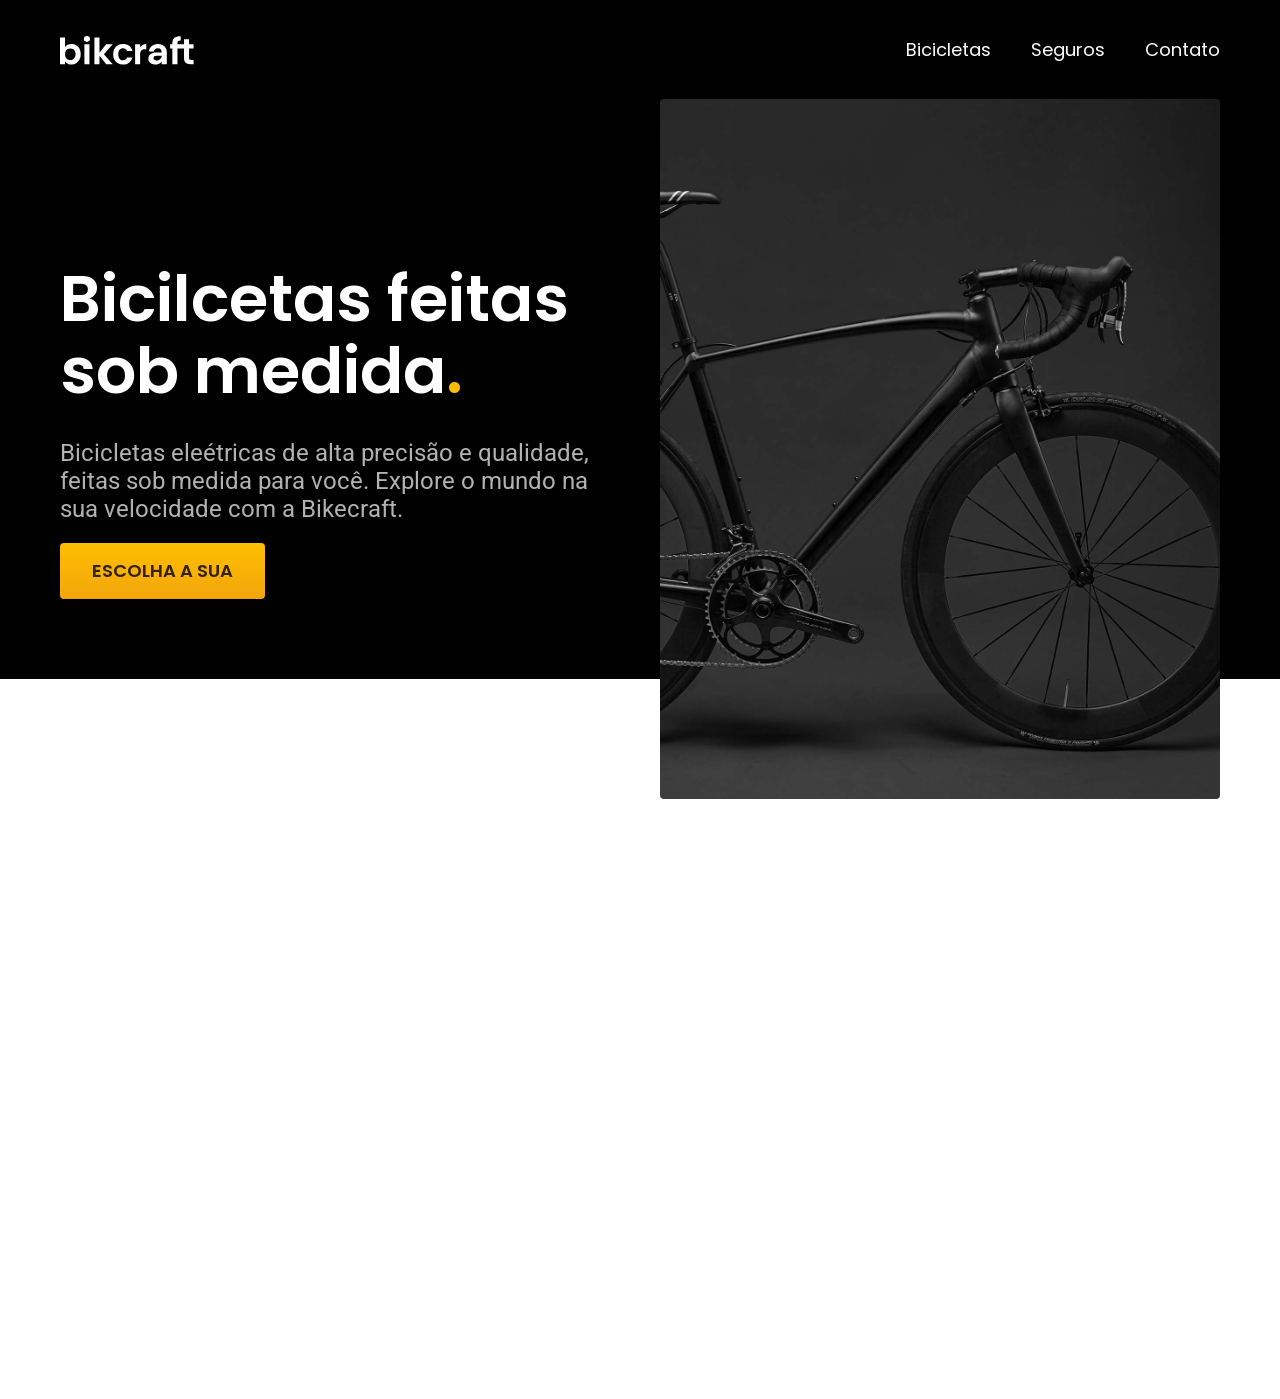
<file: index.html>
<!DOCTYPE html>
<html lang="pt-br">

<head>
  <meta charset="UTF-8">
  <meta name="viewport" content="width=device-width, initial-scale=1.0">
  <meta name="description" content="Conteúdo referente a aula do projeto final Origamid-Bikecraft">
  <link rel="stylesheet" href="css/style.css">

  <link rel="preconnect" href="https://fonts.googleapis.com">
  <link rel="preconnect" href="https://fonts.gstatic.com" crossorigin>
  <link href="https://fonts.googleapis.com/css2?family=Fira+Sans:wght@100;400;700&family=Poppins:ital,wght@0,100;0,200;0,300;0,400;0,500;0,600;0,700;0,800;0,900;1,100;1,200;1,300;1,400;1,500;1,600;1,700;1,800;1,900&display=swap" rel="stylesheet">

  <link rel="preconnect" href="https://fonts.googleapis.com">
  <link rel="preconnect" href="https://fonts.gstatic.com" crossorigin>
  <link href="https://fonts.googleapis.com/css2?family=Fira+Sans:wght@100;400;700&family=Poppins:ital,wght@0,100;0,200;0,300;0,400;0,500;0,600;0,700;0,800;0,900;1,100;1,200;1,300;1,400;1,500;1,600;1,700;1,800;1,900&family=Roboto:ital,wght@0,100;0,300;0,400;0,500;0,700;0,900;1,100;1,300;1,400;1,500;1,700;1,900&display=swap" rel="stylesheet">

  <title>Bikecraft - Bicilcetas Elétricas</title>
</head>

<body>
  <header class="header-bg">
    <div class="header">

      <a href="./">
        <img src="img/bikcraft.svg" alt="Bikecraft">
      </a>

      <nav aria-label="primaria">
        <ul class="header-menu">
          <li><a href="./bicicletas.html">Bicicletas</a></li>
          <li><a href="./seguros.html">Seguros</a></li>
          <li><a href="./contato.html">Contato</a></li>
        </ul>
      </nav>
    </div>
  </header>

  <main class="introducao-bg">
    <div class="introducao">
      <div class="introducao-conteudo">
        <h1>Bicilcetas feitas sob medida<span>.</span></h1>
        <p>Bicicletas eleétricas de alta precisão e qualidade, feitas sob medida para você. Explore o mundo na sua velocidade com a Bikecraft.</p>
        <a href="./biciletas.html" class="botao">Escolha a sua</a>
      </div>
      <div class="introducao-imagem">
        <img src="img/fotos/introducao.jpg" alt="Bicicleta elétrica preta.">
      </div>
    </div>
  </main>
</body>

</html>
</file>
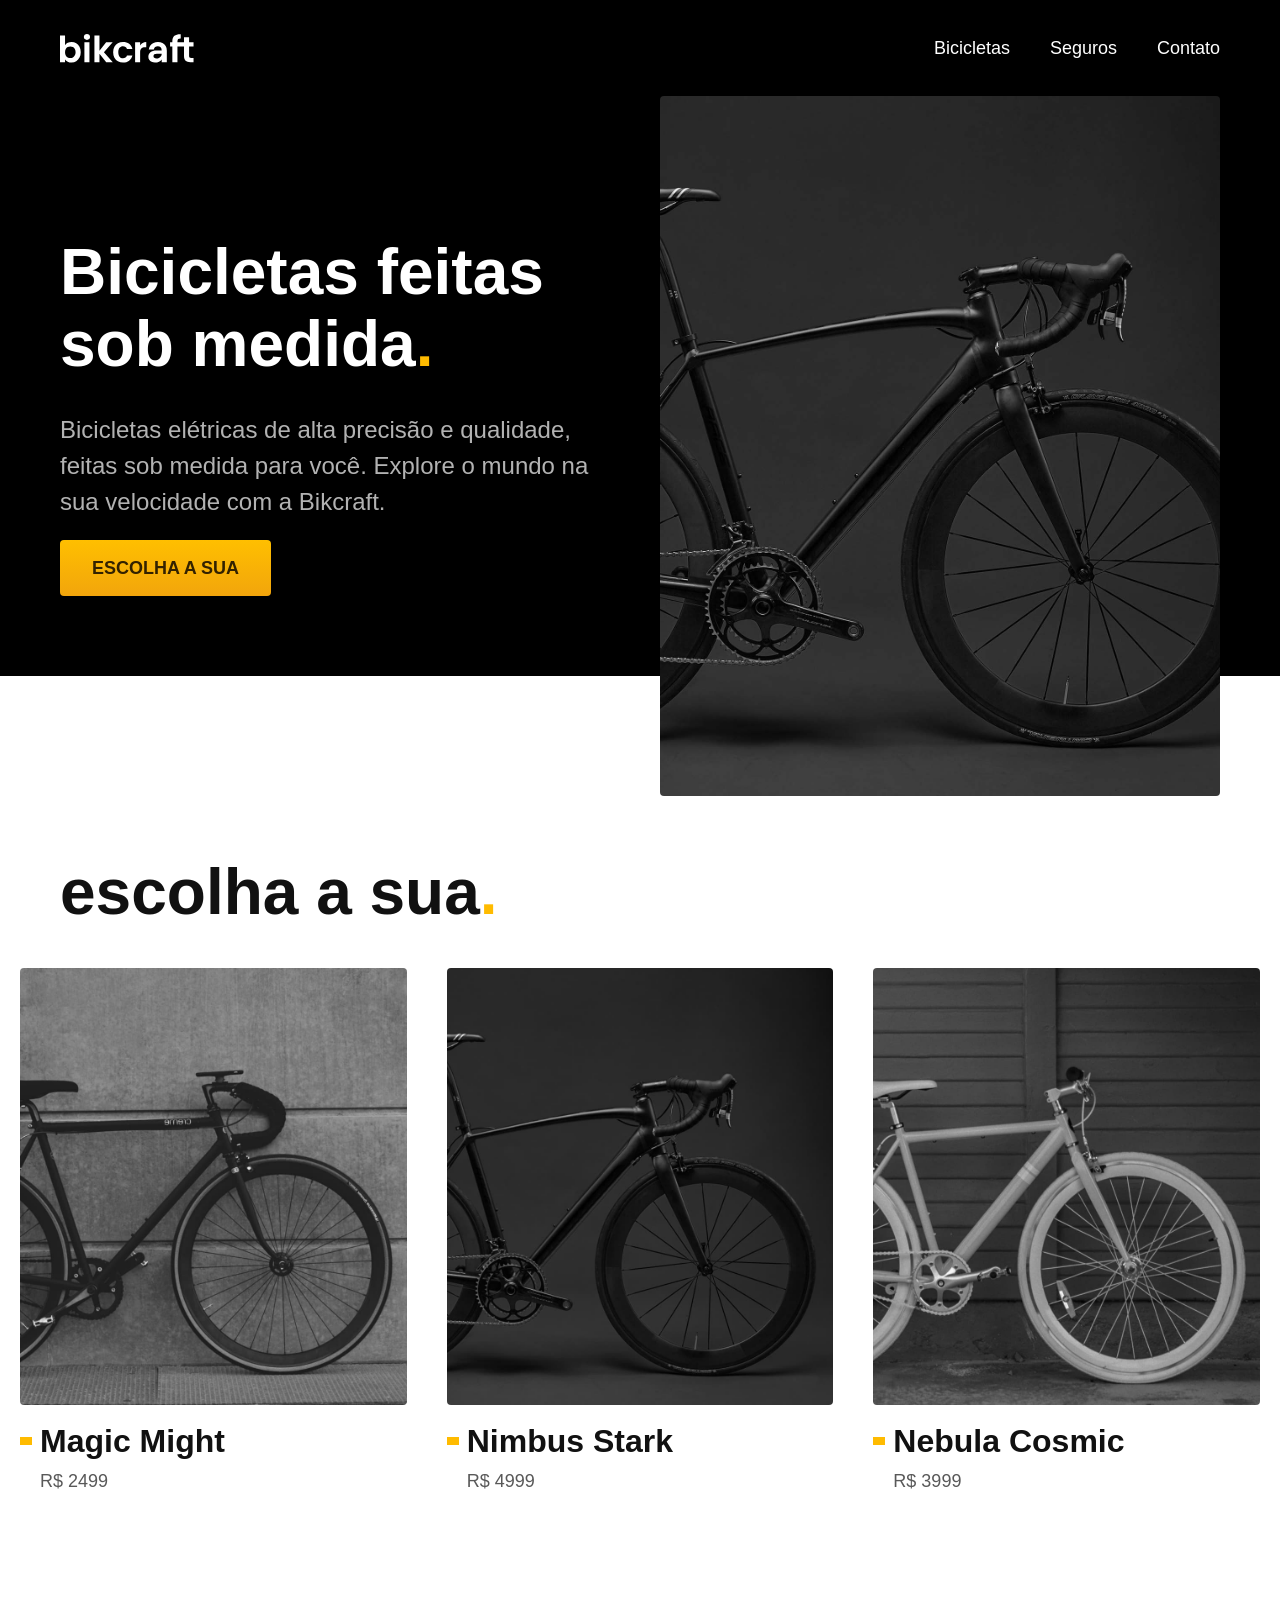
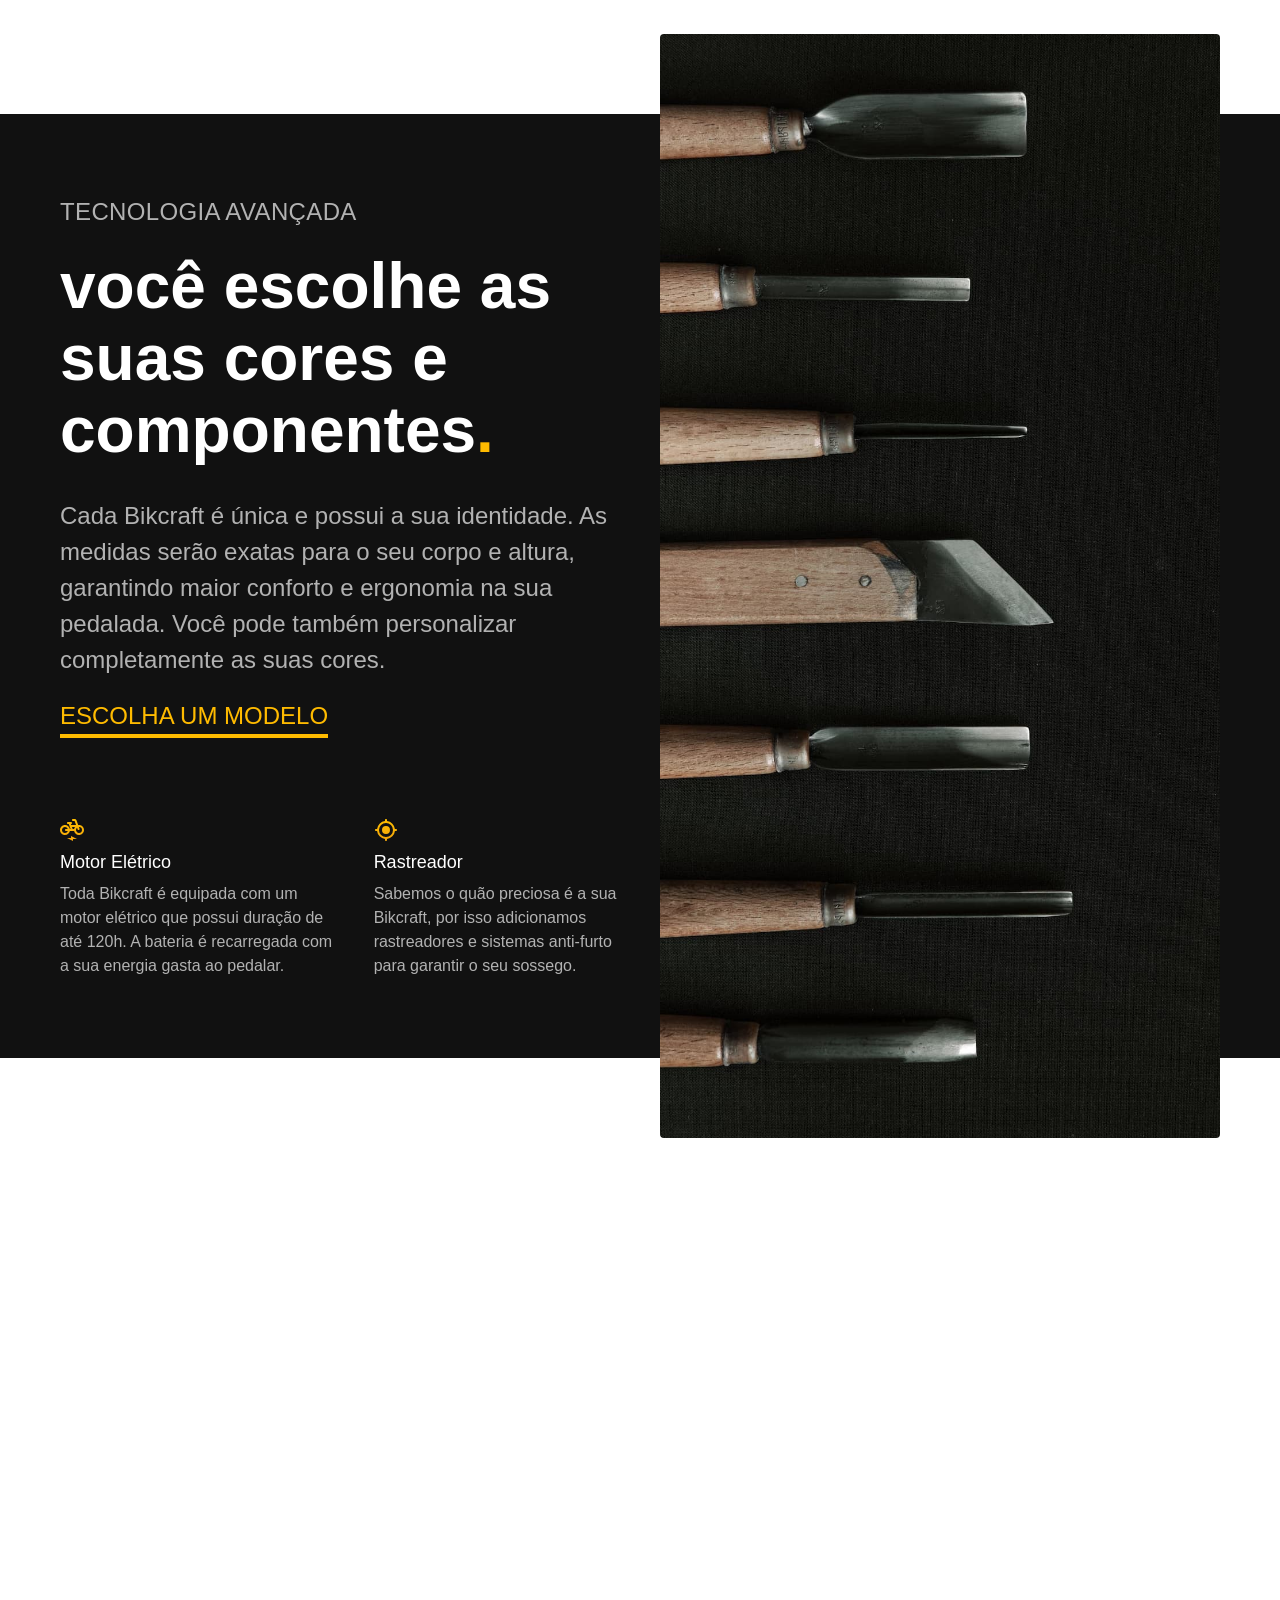
<file: 10-projeto-final/1014-tecnologia/index.html>
<!DOCTYPE html>
<html lang="pt-br">

<head>
  <meta charset="UTF-8">
  <meta name="viewport" content="width=device-width, initial-scale=1.0">

  <title>Bikcraft - Bicicletas Elétricas</title>
  <meta name="description" content="Bicicletas elétricas de alta precisão e qualidade, feitas sob medida para o cliente. Explore o mundo na sua velocidade com a Bikcraft.">

  <link rel="stylesheet" href="./css/style.css">
</head>

<body>
  <header class="header-bg">
    <div class="header container">
      <a href="./">
        <img src="./img/bikcraft.svg" alt="Bikcraft">
      </a>

      <nav aria-label="primaria">
        <ul class="header-menu font-1-m cor-0">
          <li><a href="./bicicletas.html">Bicicletas</a></li>
          <li><a href="./seguros.html">Seguros</a></li>
          <li><a href="./contato.html">Contato</a></li>
        </ul>
      </nav>
    </div>
  </header>

  <main class="introducao-bg">
    <div class="introducao container">
      <div class="introducao-conteudo">
        <h1 class="font-1-xxl cor-0">Bicicletas feitas sob medida<span class="cor-p1">.</span></h1>
        <p class="font-2-l cor-5">Bicicletas elétricas de alta precisão e qualidade, feitas sob medida para você. Explore o mundo na sua velocidade com a Bikcraft.</p>
        <a class="botao" href="./bicicletas.html">Escolha a sua</a>
      </div>
      <div>
        <img src="./img/fotos/introducao.jpg" alt="Bicicleta elétrica preta.">
      </div>
    </div>
  </main>

  <article class="bicicletas-lista">
    <h2 class="container font-1-xxl">escolha a sua<span class="cor-p1">.</span></h2>

    <ul>
      <li>
        <a href="./bicicletas/magic.html">
          <img src="./img/bicicletas/magic-home.jpg" alt="Bicicleta preta">
          <h3 class="font-1-xl">Magic Might</h3>
          <span class="font-2-m cor-8">R$ 2499</span>
        </a>
      </li>
      <li>
        <a href="./bicicletas/nimbus.html">
          <img src="./img/bicicletas/nimbus-home.jpg" alt="Bicicleta preta">
          <h3 class="font-1-xl">Nimbus Stark</h3>
          <span class="font-2-m cor-8">R$ 4999</span>
        </a>
      </li>
      <li>
        <a href="./bicicletas/nebula.html">
          <img src="./img/bicicletas/nebula-home.jpg" alt="Bicicleta preta">
          <h3 class="font-1-xl">Nebula Cosmic</h3>
          <span class="font-2-m cor-8">R$ 3999</span>
        </a>
      </li>
    </ul>
  </article>

  <article class="tecnologia-bg">
    <div class="tecnologia container">
      <div class="tecnologia-conteudo">
        <span class="font-2-l-b cor-5">Tecnologia Avançada</span>
        <h2 class="font-1-xxl cor-0">você escolhe as suas cores e componentes<span class="cor-p1">.</span></h2>
        <p class="font-2-l cor-5">Cada Bikcraft é única e possui a sua identidade. As medidas serão exatas para o seu corpo e altura, garantindo maior conforto e ergonomia na sua pedalada. Você pode também personalizar completamente as suas cores.</p>
        <a class="link" href="./bicicletas.html">Escolha um modelo</a>
        <div class="tecnologia-vantagens">
          <div>
            <img src="./img/icones/eletrica.svg" alt="">
            <h3 class="font-1-m cor-0">Motor Elétrico</h3>
            <p class="font-2-s cor-5">Toda Bikcraft é equipada com um motor elétrico que possui duração de até 120h. A bateria é recarregada com a sua energia gasta ao pedalar.</p>
          </div>
          <div>
            <img src="./img/icones/rastreador.svg" alt="">
            <h3 class="font-1-m cor-0">Rastreador</h3>
            <p class="font-2-s cor-5">Sabemos o quão preciosa é a sua Bikcraft, por isso adicionamos rastreadores e sistemas anti-furto para garantir o seu sossego.</p>
          </div>
        </div>
      </div>
      <div class="tecnologia-imagem">
        <img src="./img/fotos/tecnologia.jpg" alt="">
      </div>
    </div>
  </article>
</body>

</html>
</file>
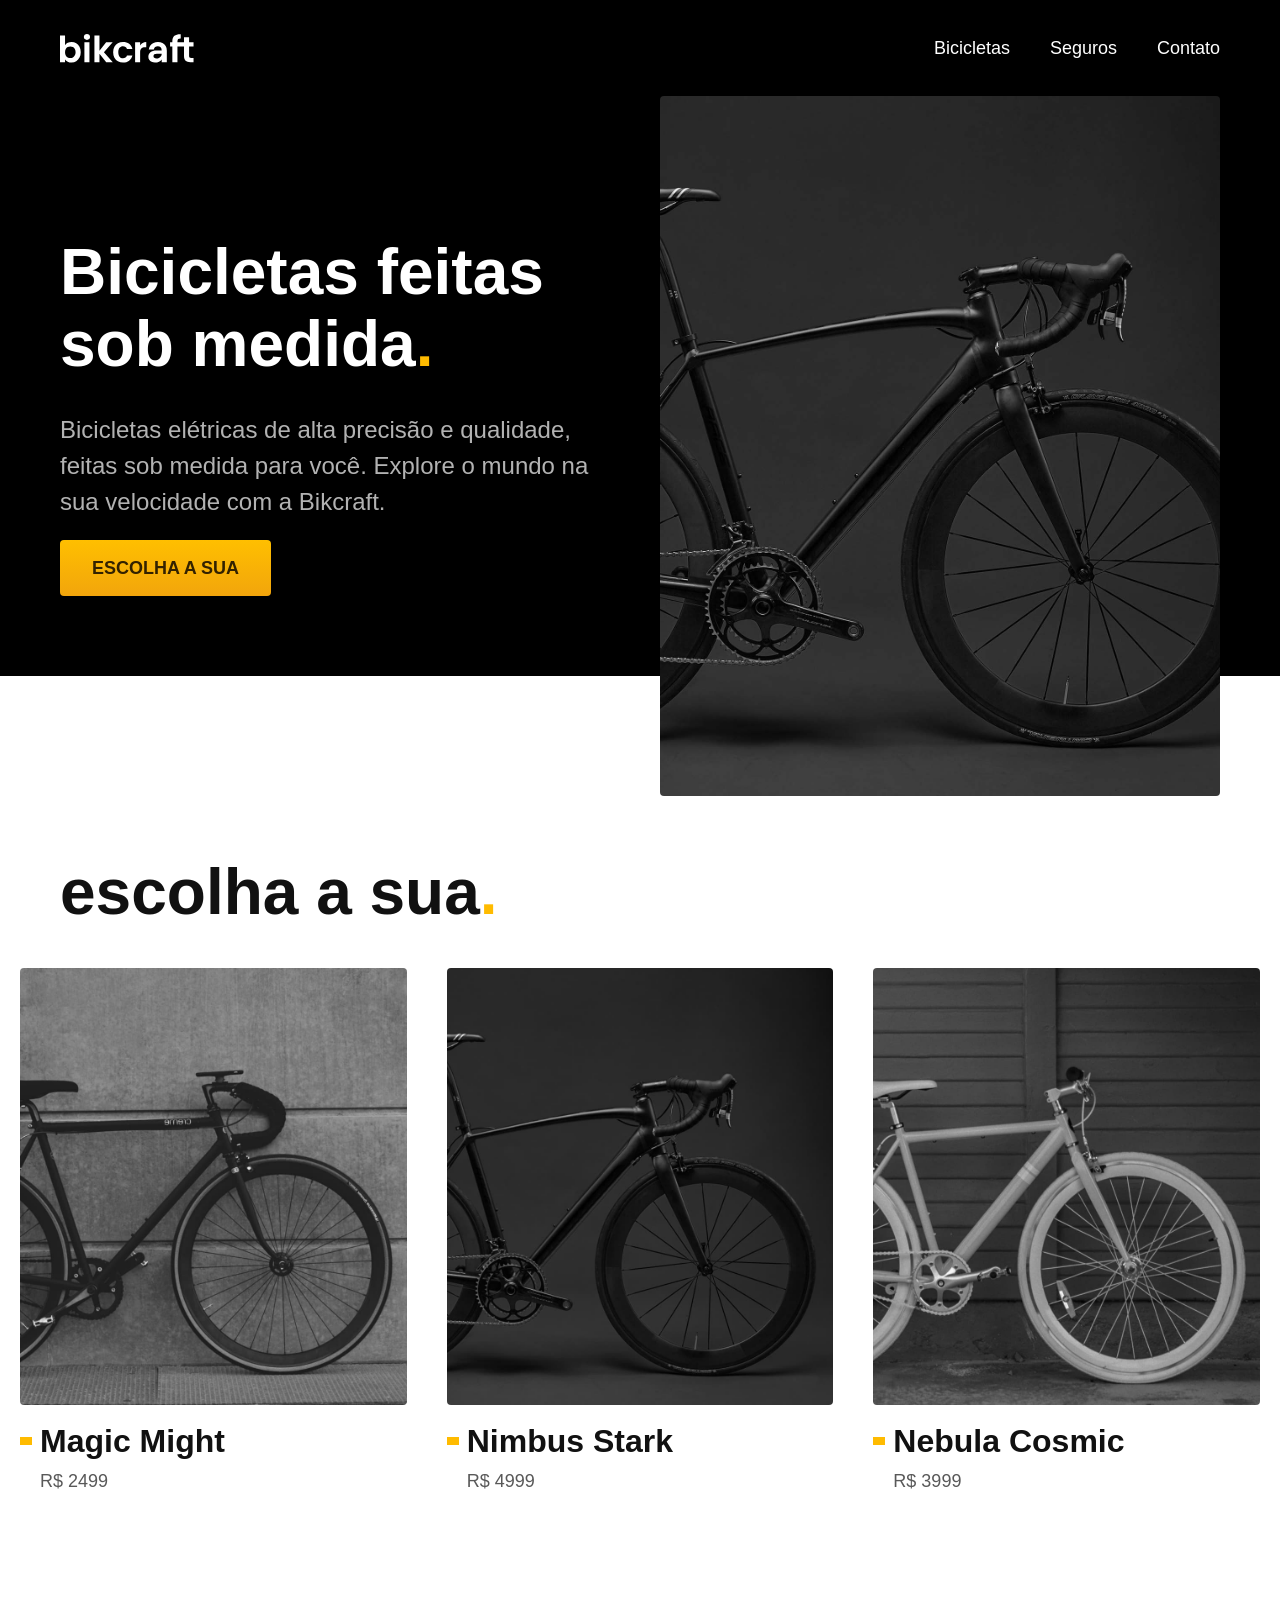
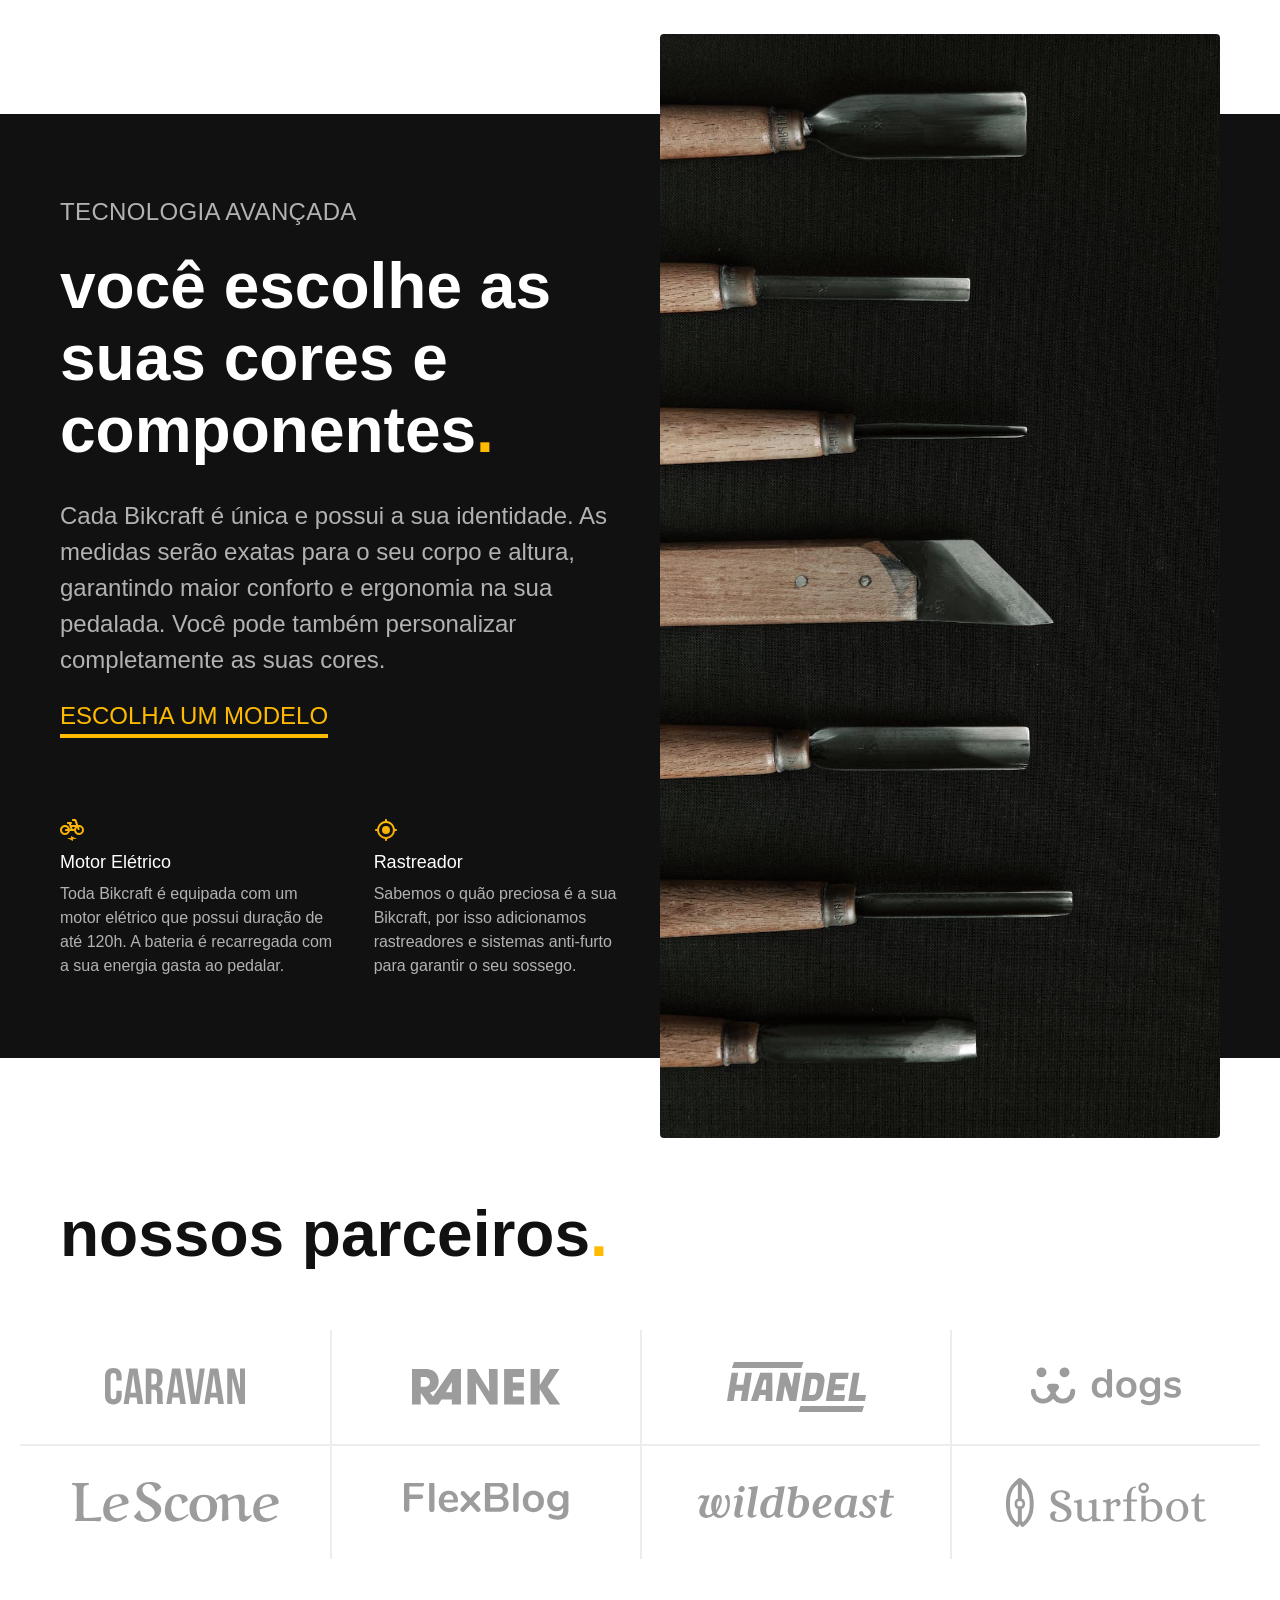
<file: 10-projeto-final/1015-parceiros/index.html>
<!DOCTYPE html>
<html lang="pt-br">

<head>
  <meta charset="UTF-8">
  <meta name="viewport" content="width=device-width, initial-scale=1.0">

  <title>Bikcraft - Bicicletas Elétricas</title>
  <meta name="description" content="Bicicletas elétricas de alta precisão e qualidade, feitas sob medida para o cliente. Explore o mundo na sua velocidade com a Bikcraft.">

  <link rel="stylesheet" href="./css/style.css">
</head>

<body>
  <header class="header-bg">
    <div class="header container">
      <a href="./">
        <img src="./img/bikcraft.svg" alt="Bikcraft">
      </a>

      <nav aria-label="primaria">
        <ul class="header-menu font-1-m cor-0">
          <li><a href="./bicicletas.html">Bicicletas</a></li>
          <li><a href="./seguros.html">Seguros</a></li>
          <li><a href="./contato.html">Contato</a></li>
        </ul>
      </nav>
    </div>
  </header>

  <main class="introducao-bg">
    <div class="introducao container">
      <div class="introducao-conteudo">
        <h1 class="font-1-xxl cor-0">Bicicletas feitas sob medida<span class="cor-p1">.</span></h1>
        <p class="font-2-l cor-5">Bicicletas elétricas de alta precisão e qualidade, feitas sob medida para você. Explore o mundo na sua velocidade com a Bikcraft.</p>
        <a class="botao" href="./bicicletas.html">Escolha a sua</a>
      </div>
      <div>
        <img src="./img/fotos/introducao.jpg" alt="Bicicleta elétrica preta.">
      </div>
    </div>
  </main>

  <article class="bicicletas-lista">
    <h2 class="container font-1-xxl">escolha a sua<span class="cor-p1">.</span></h2>

    <ul>
      <li>
        <a href="./bicicletas/magic.html">
          <img src="./img/bicicletas/magic-home.jpg" alt="Bicicleta preta">
          <h3 class="font-1-xl">Magic Might</h3>
          <span class="font-2-m cor-8">R$ 2499</span>
        </a>
      </li>
      <li>
        <a href="./bicicletas/nimbus.html">
          <img src="./img/bicicletas/nimbus-home.jpg" alt="Bicicleta preta">
          <h3 class="font-1-xl">Nimbus Stark</h3>
          <span class="font-2-m cor-8">R$ 4999</span>
        </a>
      </li>
      <li>
        <a href="./bicicletas/nebula.html">
          <img src="./img/bicicletas/nebula-home.jpg" alt="Bicicleta preta">
          <h3 class="font-1-xl">Nebula Cosmic</h3>
          <span class="font-2-m cor-8">R$ 3999</span>
        </a>
      </li>
    </ul>
  </article>

  <article class="tecnologia-bg">
    <div class="tecnologia container">
      <div class="tecnologia-conteudo">
        <span class="font-2-l-b cor-5">Tecnologia Avançada</span>
        <h2 class="font-1-xxl cor-0">você escolhe as suas cores e componentes<span class="cor-p1">.</span></h2>
        <p class="font-2-l cor-5">Cada Bikcraft é única e possui a sua identidade. As medidas serão exatas para o seu corpo e altura, garantindo maior conforto e ergonomia na sua pedalada. Você pode também personalizar completamente as suas cores.</p>
        <a class="link" href="./bicicletas.html">Escolha um modelo</a>
        <div class="tecnologia-vantagens">
          <div>
            <img src="./img/icones/eletrica.svg" alt="">
            <h3 class="font-1-m cor-0">Motor Elétrico</h3>
            <p class="font-2-s cor-5">Toda Bikcraft é equipada com um motor elétrico que possui duração de até 120h. A bateria é recarregada com a sua energia gasta ao pedalar.</p>
          </div>
          <div>
            <img src="./img/icones/rastreador.svg" alt="">
            <h3 class="font-1-m cor-0">Rastreador</h3>
            <p class="font-2-s cor-5">Sabemos o quão preciosa é a sua Bikcraft, por isso adicionamos rastreadores e sistemas anti-furto para garantir o seu sossego.</p>
          </div>
        </div>
      </div>
      <div class="tecnologia-imagem">
        <img src="./img/fotos/tecnologia.jpg" alt="">
      </div>
    </div>
  </article>

  <section class="parceiros" aria-label="Nossos Parceiros">
    <h2 class="container font-1-xxl">nossos parceiros<span class="cor-p1">.</span></h2>

    <ul>
      <li><img src="./img/parceiros/caravan.svg" alt="caravan"></li>
      <li><img src="./img/parceiros/ranek.svg" alt="ranek"></li>
      <li><img src="./img/parceiros/handel.svg" alt="handel"></li>
      <li><img src="./img/parceiros/dogs.svg" alt="dogs"></li>
      <li><img src="./img/parceiros/lescone.svg" alt="lescone"></li>
      <li><img src="./img/parceiros/flexblog.svg" alt="flexblog"></li>
      <li><img src="./img/parceiros/wildbeast.svg" alt="wildbeast"></li>
      <li><img src="./img/parceiros/surfbot.svg" alt="surfbot"></li>
    </ul>
  </section>
</body>

</html>
</file>
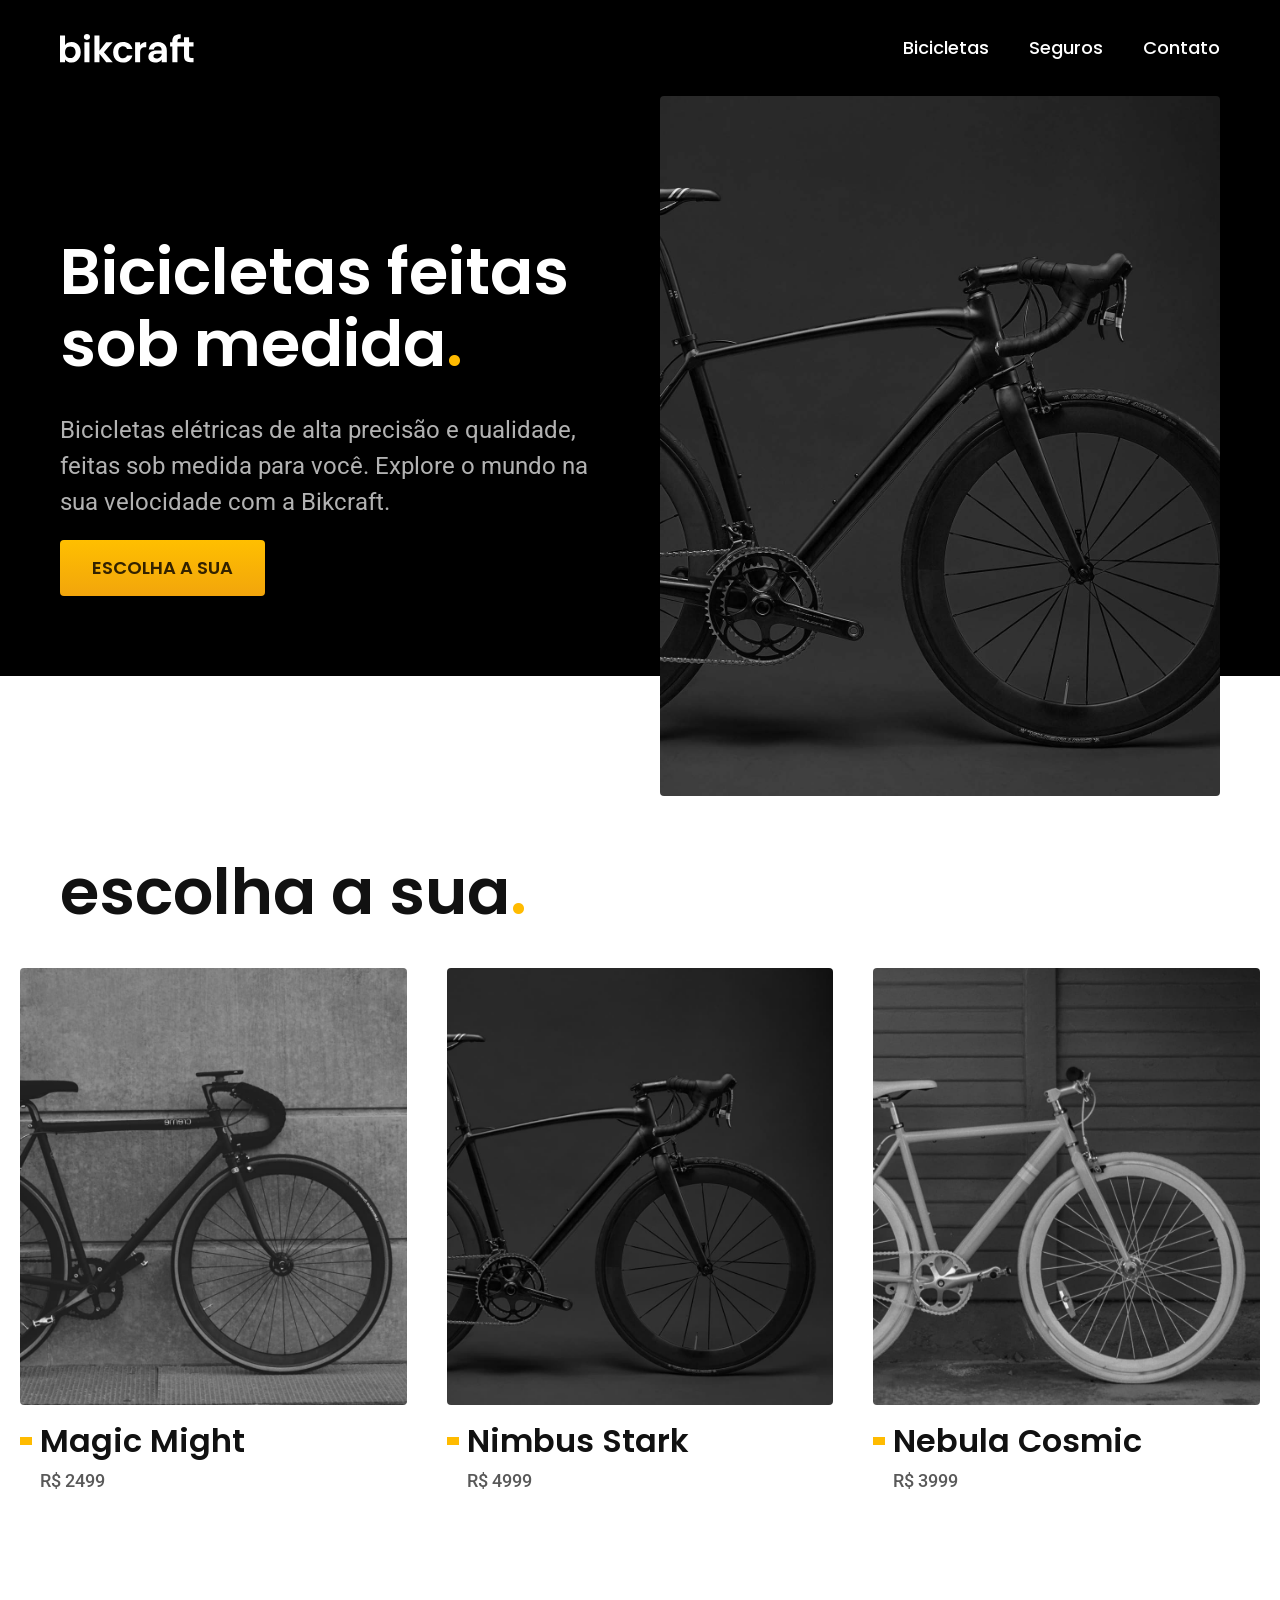
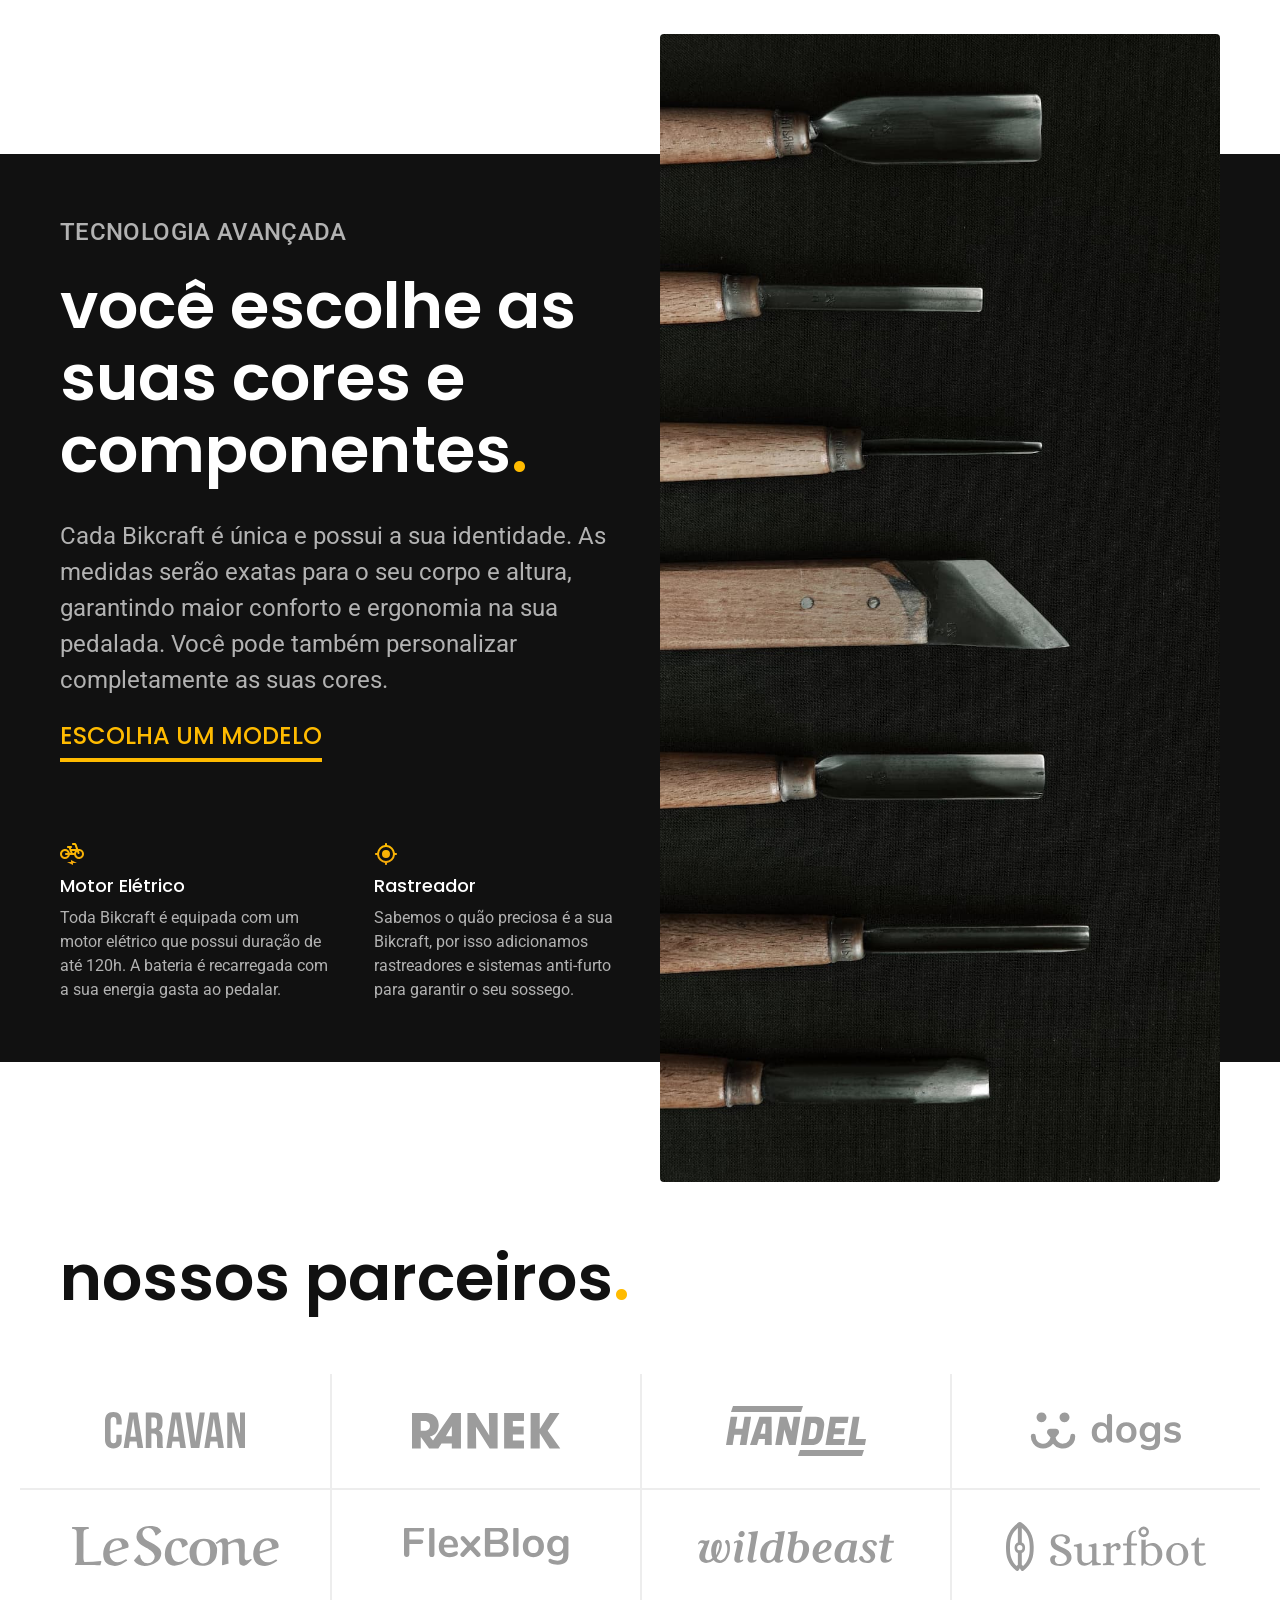
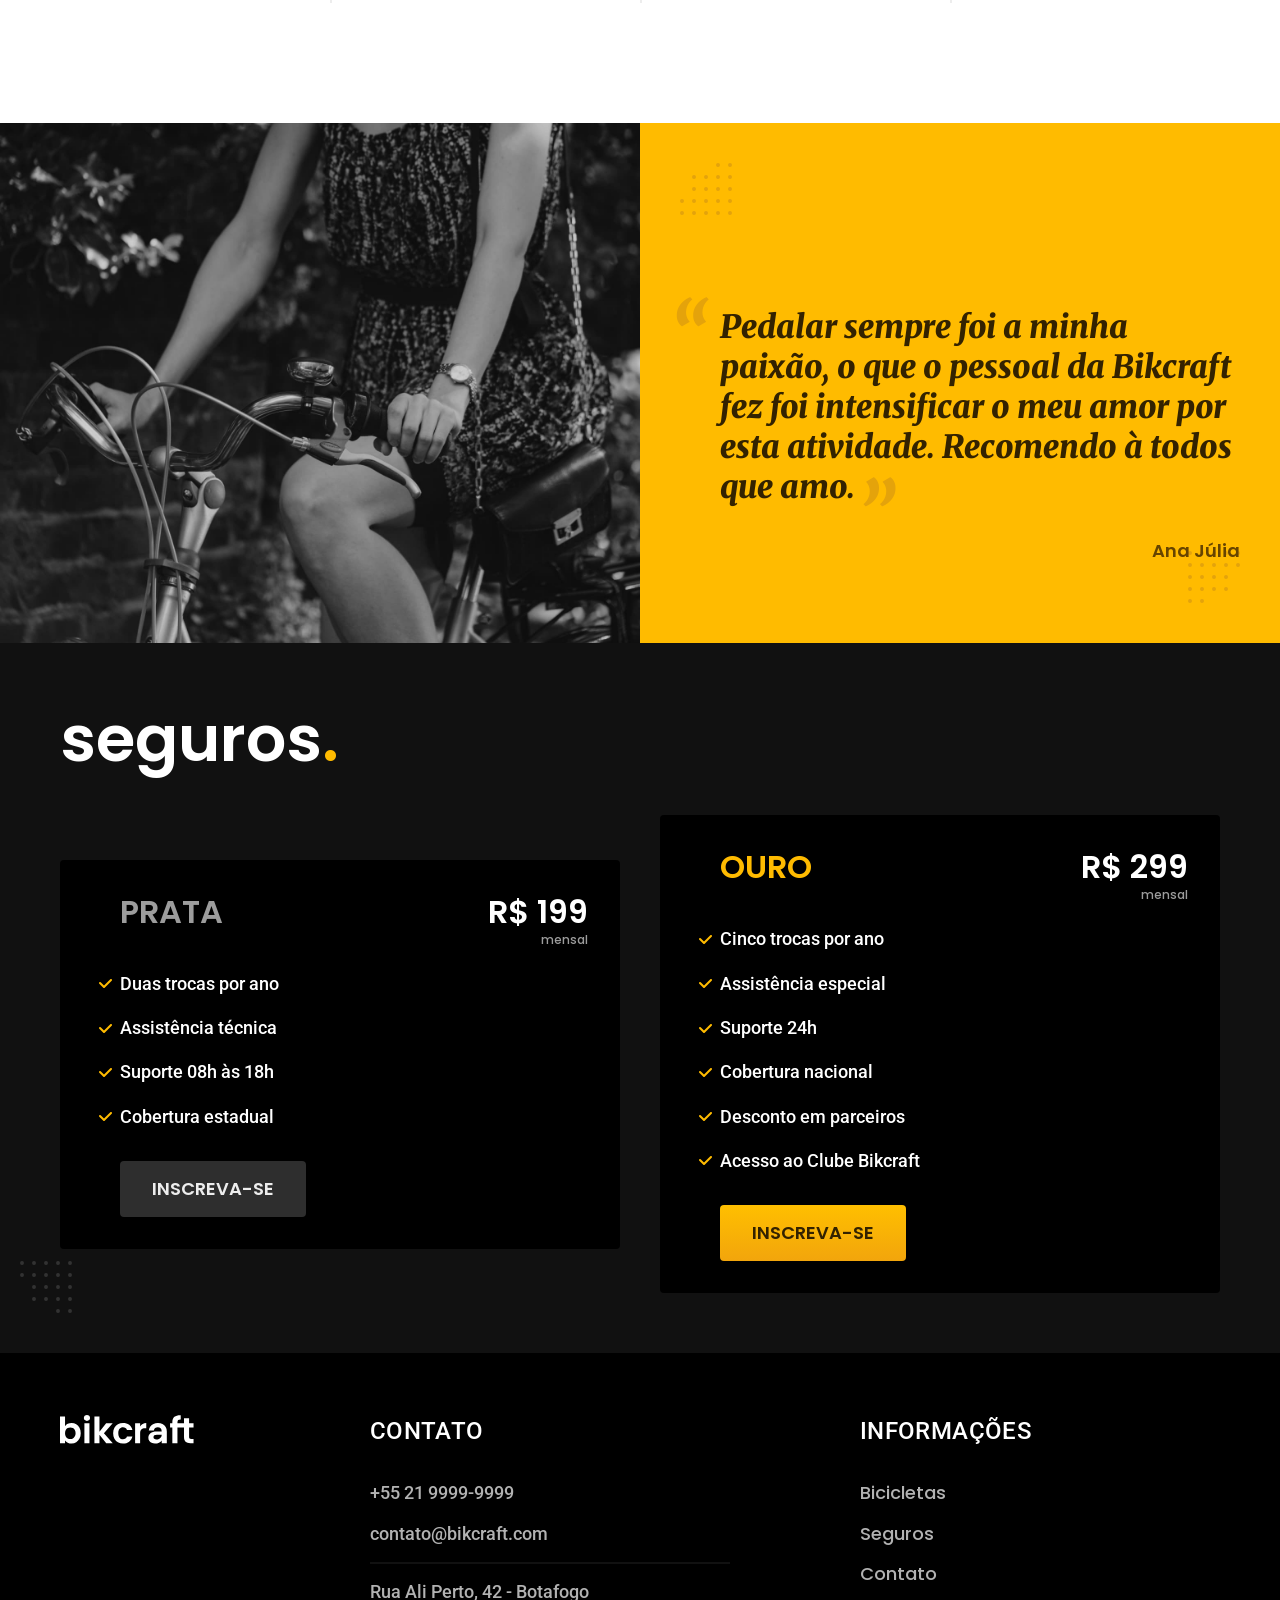
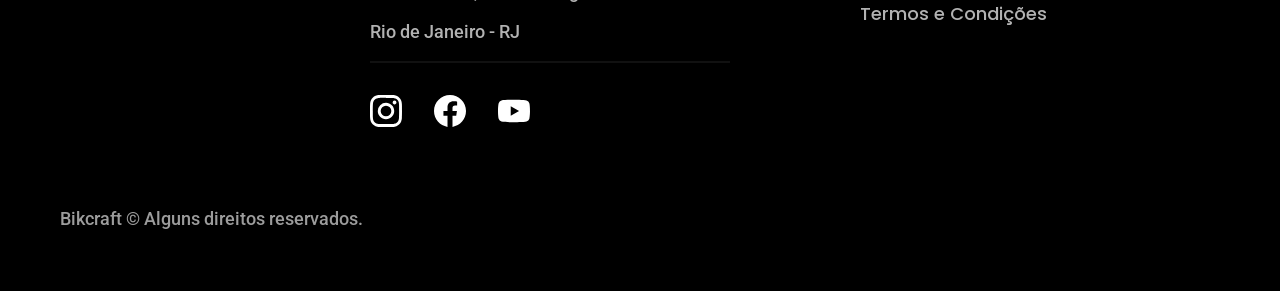
<file: 10-projeto-final/1001-analise-projeto/bikcraft-final/index.html>
<!DOCTYPE html>
<html lang="pt-br">

<head>
  <meta charset="UTF-8">
  <meta name="viewport" content="width=device-width, initial-scale=1.0">
  <title>Bikcraft - Bicicletas Elétricas</title>
  <meta name="description" content="Bicicletas elétricas de alta precisão e qualidade,  feitas sob medida para o cliente. Explore o mundo na sua velocidade com a Bikcraft.">

  <link rel="icon" href="./favicon.svg" type="image/svg+xml">

  <link href="./css/style.css" rel="preload" as="style">
  <link href="./css/style.css" rel="stylesheet">

  <link rel="preconnect" href="https://fonts.googleapis.com">
  <link rel="preconnect" href="https://fonts.gstatic.com" crossorigin>
  <link href="https://fonts.googleapis.com/css2?family=Merriweather:ital,wght@1,900&family=Poppins:wght@500;600&family=Roboto:wght@400;500&display=swap" rel="stylesheet">
</head>

<body id="home">
  <header class="header-bg">
    <div class="header container">
      <a href="./">
        <img src="./img/bikcraft.svg" alt="Bikcraft" width="136" height="32">
      </a>
      <nav aria-label="primaria">
        <ul class="header-menu font-1-m cor-0">
          <li><a href="./bicicletas.html">Bicicletas</a></li>
          <li><a href="./seguros.html">Seguros</a></li>
          <li><a href="./contato.html">Contato</a></li>
        </ul>
      </nav>
    </div>
  </header>

  <main class="introducao-bg">
    <div class="introducao container">
      <div class="introducao-conteudo">
        <h1 class="font-1-xxl cor-0">Bicicletas feitas sob medida<span class="cor-p1">.</span></h1>
        <p class="font-2-l cor-5">Bicicletas elétricas de alta precisão e qualidade, feitas sob medida para você. Explore o mundo na sua velocidade com a Bikcraft.</p>
        <a class="botao" href="./bicicletas.html">Escolha a sua</a>
      </div>
      <picture>
        <source media="(max-width: 800px)" srcset="./img/bicicletas/nimbus.jpg">
        <img src="./img/fotos/introducao.jpg" alt="Bicicleta preta com motor elétrico" width="640" height="800">
      </picture>
    </div>
  </main>

  <article class="bicicletas-lista">
    <h2 class="container font-1-xxl">escolha a sua<span class="cor-p1">.</span></h2>

    <ul>
      <li>
        <a href="./bicicletas/magic.html">
          <img src="./img/bicicletas/magic-home.jpg" alt="Bicicleta preta" width="460" height="520">
          <h3 class="font-1-xl">Magic Might</h3>
          <span class="font-2-m cor-8">R$ 2499</span>
        </a>
      </li>
      <li>
        <a href="./bicicletas/nimbus.html">
          <img src="./img/bicicletas/nimbus-home.jpg" alt="Bicicleta preta" width="460" height="520">
          <h3 class="font-1-xl">Nimbus Stark</h3>
          <span class="font-2-m cor-8">R$ 4999</span>
        </a>
      </li>
      <li>
        <a href="./bicicletas/nebula.html">
          <img src="./img/bicicletas/nebula-home.jpg" alt="Bicicleta branca" width="460" height="520">
          <h3 class="font-1-xl">Nebula Cosmic</h3>
          <span class="font-2-m cor-8">R$ 3999</span>
        </a>
      </li>
    </ul>
  </article>

  <article class="tecnologia-bg">
    <div class="tecnologia container">
      <div class="tecnologia-conteudo">
        <span class="font-2-l-b cor-5">Tecnologia Avançada</span>
        <h2 class="font-1-xxl cor-0">você escolhe as<br>suas cores e<br>componentes<span class="cor-p1">.</span></h2>
        <p class="font-2-l cor-5">Cada Bikcraft é única e possui a sua identidade. As medidas serão exatas para o seu corpo e altura, garantindo maior conforto e ergonomia na sua pedalada. Você pode também personalizar completamente as suas cores.</p>
        <a class="link" href="./bicicletas.html">Escolha um modelo</a>
        <div class="tecnologia-vantagens">
          <div>
            <img src="./img/icones/eletrica.svg" alt="" width="24" height="24">
            <h3 class="font-1-m cor-0">Motor Elétrico</h3>
            <p class="font-2-s cor-5">Toda Bikcraft é equipada com um motor elétrico que possui duração de até 120h. A bateria é recarregada com a sua energia gasta ao pedalar.</p>
          </div>
          <div>
            <img src="./img/icones/rastreador.svg" alt="" width="24" height="24">
            <h3 class="font-1-m cor-0">Rastreador</h3>
            <p class="font-2-s cor-5">Sabemos o quão preciosa é a sua Bikcraft, por isso adicionamos rastreadores e sistemas anti-furto para garantir o seu sossego.</p>
          </div>
        </div>
      </div>
      <div class="tecnologia-imagem">
        <img src="./img/fotos/tecnologia.jpg" alt="" width="700" height="1120">
      </div>
    </div>
  </article>

  <section class="parceiros" aria-label="Nossos Parceiros">
    <h2 class="container font-1-xxl">nossos parceiros<span class="cor-p1">.</span></h2>
    <ul>
      <li><img src="./img/parceiros/caravan.svg" alt="Caravan" width="140" height="38"></li>
      <li><img src="./img/parceiros/ranek.svg" alt="Ranek" width="149" height="36"></li>
      <li><img src="./img/parceiros/handel.svg" alt="Handel" width="140" height="50"></li>
      <li><img src="./img/parceiros/dogs.svg" alt="Dogs" width="152" height="39"></li>
      <li><img src="./img/parceiros/lescone.svg" alt="LeScone" width="208" height="41"></li>
      <li><img src="./img/parceiros/flexblog.svg" alt="FlexBlog" width="165" height="38"></li>
      <li><img src="./img/parceiros/wildbeast.svg" alt="Wildbeast" width="196" height="34"></li>
      <li><img src="./img/parceiros/surfbot.svg" alt="Surfbot" width="200" height="49"></li>
    </ul>
  </section>

  <section class="depoimento" aria-label="Depoimento">
    <div>
      <img src="./img/fotos/depoimento.jpg" alt="Pessoa pedalando uma bicileta Bikcraft" width="780" height="680">
    </div>
    <div class="depoimento-conteudo">
      <blockquote class="font-1-xl cor-p5">
        <p>Pedalar sempre foi a minha paixão, o que o pessoal da Bikcraft fez foi intensificar o meu amor por esta atividade. Recomendo à todos que amo.</p>
      </blockquote>
      <span class="font-1-m-b cor-p4">Ana Júlia</span>
    </div>
  </section>

  <article class="seguros-bg">
    <div class="seguros container">
      <h2 class="font-1-xxl cor-0">seguros<span class="cor-p1">.</span></h2>
      <div class="seguros-item">
        <h3 class="font-1-xl cor-6">PRATA</h3>
        <span class="font-1-xl cor-0">R$ 199 <span class="font-1-xs cor-6">mensal</span></span>
        <ul class="font-2-m cor-0">
          <li>Duas trocas por ano</li>
          <li>Assistência técnica</li>
          <li>Suporte 08h às 18h</li>
          <li>Cobertura estadual</li>
        </ul>
        <a class="botao secundario" href="./orcamento.html?tipo=seguro&produto=prata">Inscreva-se</a>
      </div>
      <div class="seguros-item">
        <h3 class="font-1-xl cor-p1">OURO</h3>
        <span class="font-1-xl cor-0">R$ 299 <span class="font-1-xs cor-6">mensal</span></span>
        <ul class="font-2-m cor-0">
          <li>Cinco trocas por ano</li>
          <li>Assistência especial</li>
          <li>Suporte 24h</li>
          <li>Cobertura nacional</li>
          <li>Desconto em parceiros</li>
          <li>Acesso ao Clube Bikcraft</li>
        </ul>
        <a class="botao" href="./orcamento.html?tipo=seguro&produto=ouro">Inscreva-se</a>
      </div>
    </div>
  </article>

  <footer class="footer-bg">
    <div class="footer container">
      <img src="./img/bikcraft.svg" alt="Bikcraft" width="136" height="32">
      <div class="footer-contato">
        <h3 class="font-2-l-b cor-0">Contato</h3>
        <ul class="font-2-m cor-5">
          <li>+55 21 9999-9999</li>
          <li>contato@bikcraft.com</li>
          <li>Rua Ali Perto, 42 - Botafogo</li>
          <li>Rio de Janeiro - RJ</li>
        </ul>
        <div class="footer-redes">
          <a href="./"><img src="./img/redes/instagram.svg" alt="Instagram" width="32" height="32"></a>
          <a href="./"><img src="./img/redes/facebook.svg" alt="Facebook" width="32" height="32"></a>
          <a href="./"><img src="./img/redes/youtube.svg" alt="Youtube" width="32" height="32"></a>
        </div>
      </div>
      <div class="footer-informacoes">
        <h3 class="font-2-l-b cor-0">Informações</h3>
        <nav>
          <ul class="font-1-m cor-5">
            <li><a href="./bicicletas.html">Bicicletas</a></li>
            <li><a href="./seguros.html">Seguros</a></li>
            <li><a href="./contato.html">Contato</a></li>
            <li><a href="./termos.html">Termos e Condições</a></li>
          </ul>
        </nav>
      </div>
      <p class="font-2-m cor-6 footer-copy">Bikcraft © Alguns direitos reservados.</p>
    </div>
  </footer>

  <script src="./js/script.js"></script>
</body>

</html>
</file>
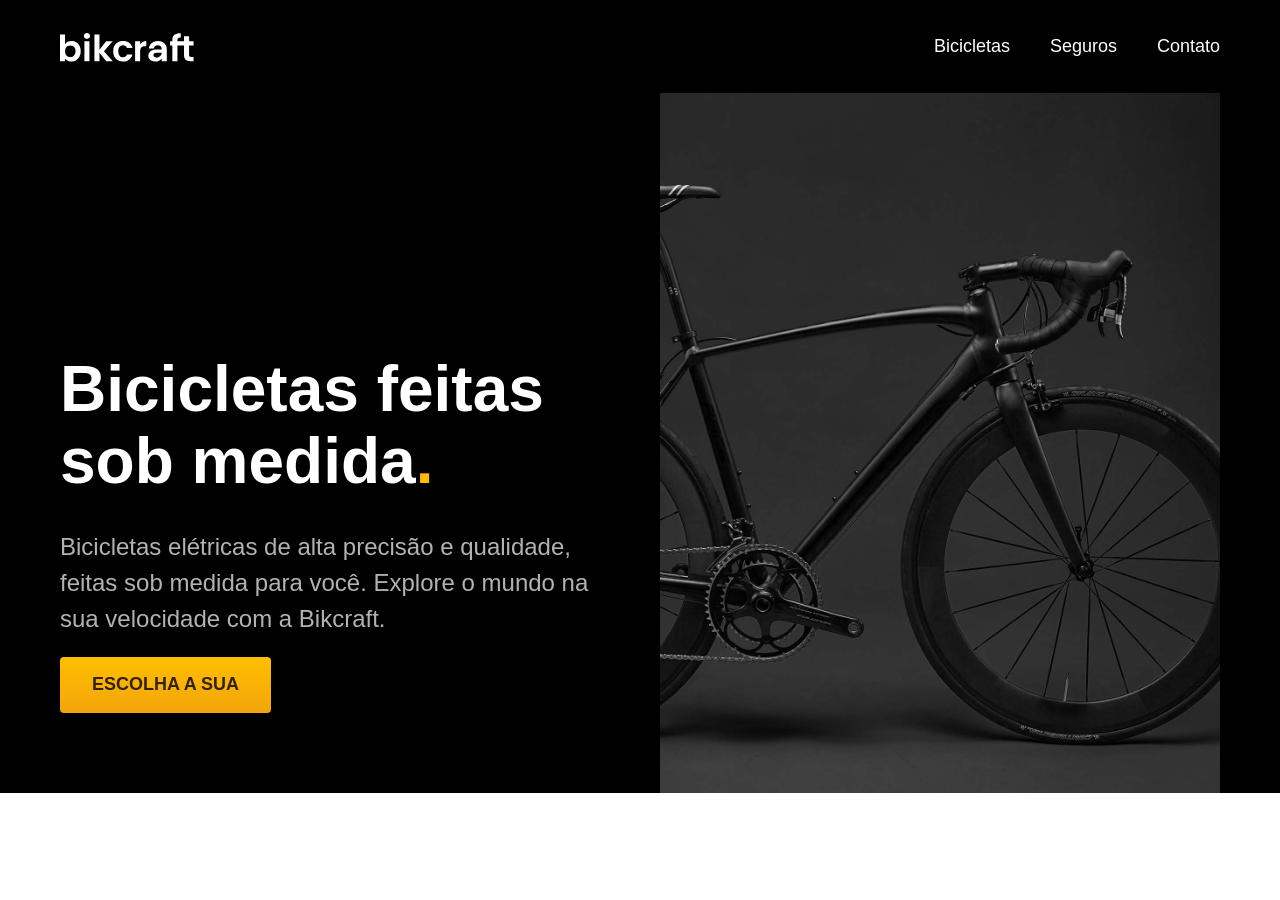
<file: 10-projeto-final/1005-introducao/bikcraft/index.html>
<!DOCTYPE html>
<html lang="pt-br">

<head>
  <meta charset="UTF-8">
  <meta name="viewport" content="width=device-width, initial-scale=1.0">

  <title>Bikcraft - Bicicletas Elétricas</title>
  <meta name="description" content="Bicicletas elétricas de alta precisão e qualidade,  feitas sob medida para o cliente. Explore o mundo na sua velocidade com a Bikcraft.">

  <link rel="stylesheet" href="./css/style.css">
</head>

<body>
  <header class="header-bg">
    <div class="header">
      <a href="./">
        <img src="./img/bikcraft.svg" alt="Bikcraft">
      </a>

      <nav aria-label="primaria">
        <ul class="header-menu">
          <li><a href="./bicicletas.html">Bicicletas</a></li>
          <li><a href="./seguros.html">Seguros</a></li>
          <li><a href="./contato.html">Contato</a></li>
        </ul>
      </nav>
    </div>
  </header>

  <main class="introducao-bg">
    <div class="introducao">
      <div class="introducao-conteudo">
        <h1>Bicicletas feitas sob medida<span>.</span></h1>
        <p>Bicicletas elétricas de alta precisão e qualidade, feitas sob medida para você. Explore o mundo na sua velocidade com a Bikcraft.</p>
        <a href="./bicicletas.html">Escolha a sua</a>
      </div>
      <img src="./img/fotos/introducao.jpg" alt="Bicicleta elétrica preta.">
    </div>
  </main>
</body>

</html>
</file>
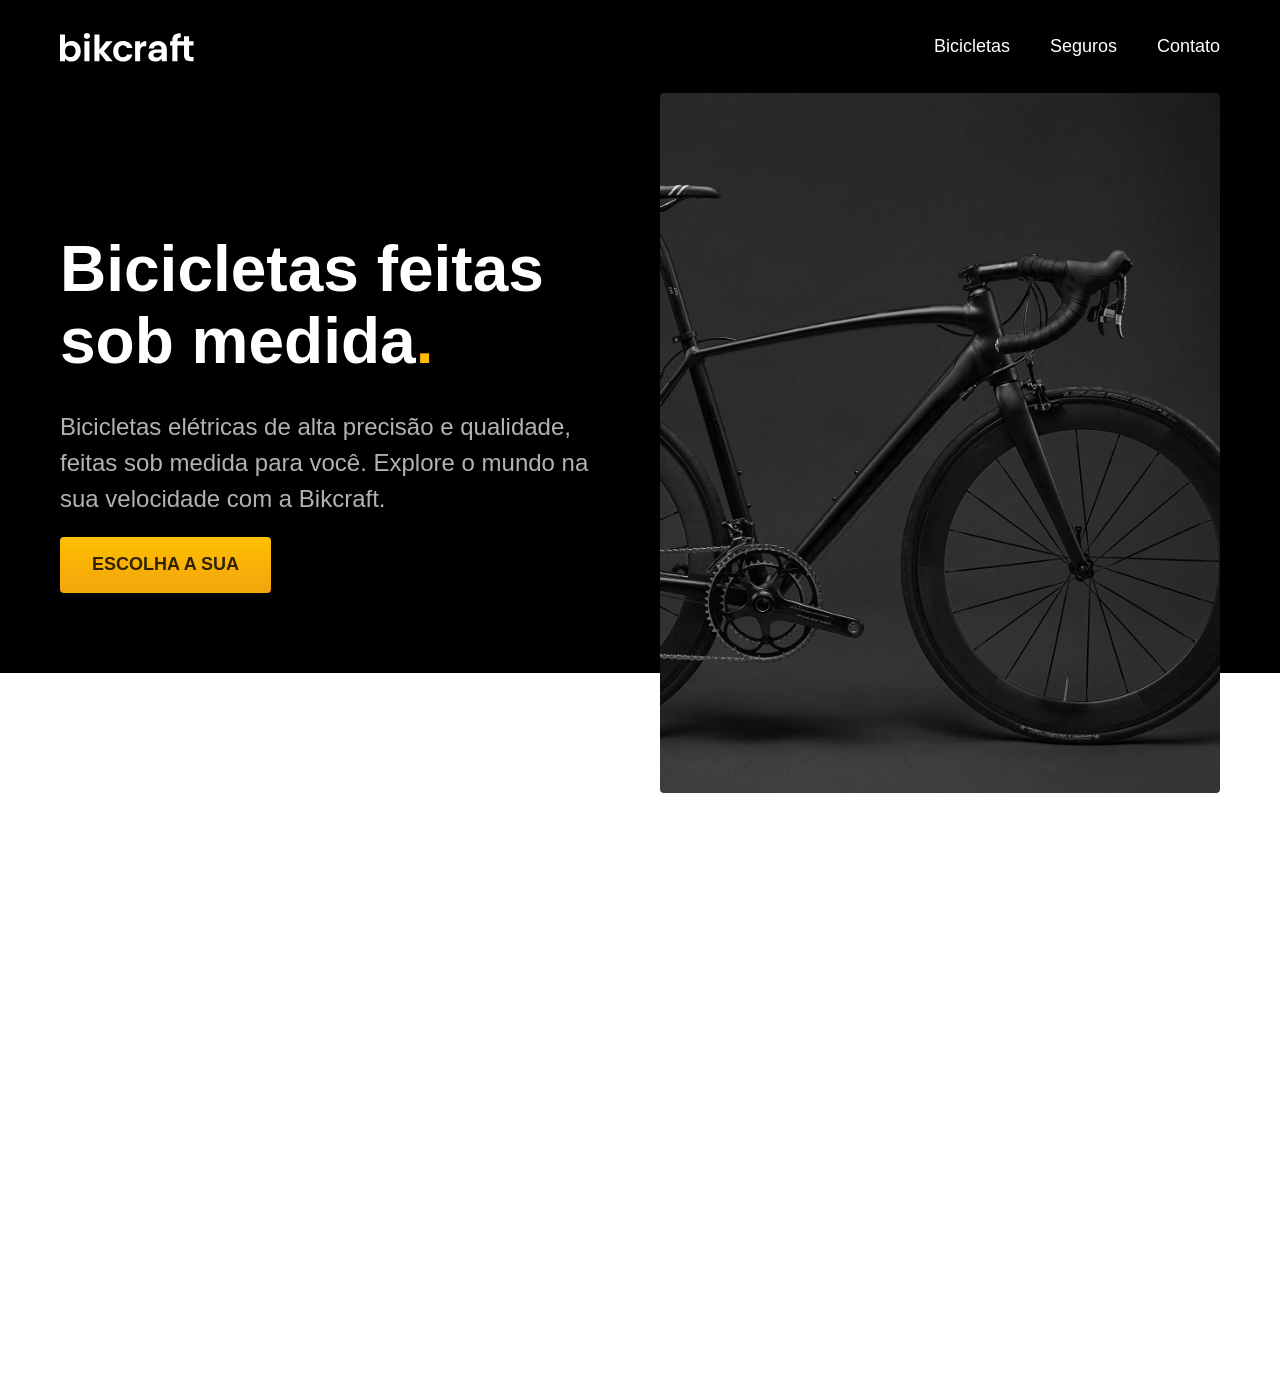
<file: 10-projeto-final/1006-box-shadow/bikcraft/index.html>
<!DOCTYPE html>
<html lang="pt-br">

<head>
  <meta charset="UTF-8">
  <meta name="viewport" content="width=device-width, initial-scale=1.0">

  <title>Bikcraft - Bicicletas Elétricas</title>
  <meta name="description" content="Bicicletas elétricas de alta precisão e qualidade,  feitas sob medida para o cliente. Explore o mundo na sua velocidade com a Bikcraft.">

  <link rel="stylesheet" href="./css/style.css">
</head>

<body>
  <header class="header-bg">
    <div class="header">
      <a href="./">
        <img src="./img/bikcraft.svg" alt="Bikcraft">
      </a>

      <nav aria-label="primaria">
        <ul class="header-menu">
          <li><a href="./bicicletas.html">Bicicletas</a></li>
          <li><a href="./seguros.html">Seguros</a></li>
          <li><a href="./contato.html">Contato</a></li>
        </ul>
      </nav>
    </div>
  </header>

  <main class="introducao-bg">
    <div class="introducao">
      <div class="introducao-conteudo">
        <h1>Bicicletas feitas sob medida<span>.</span></h1>
        <p>Bicicletas elétricas de alta precisão e qualidade, feitas sob medida para você. Explore o mundo na sua velocidade com a Bikcraft.</p>
        <a href="./bicicletas.html">Escolha a sua</a>
      </div>
      <div>
        <img src="./img/fotos/introducao.jpg" alt="Bicicleta elétrica preta.">
      </div>
    </div>
  </main>

</body>

</html>
</file>
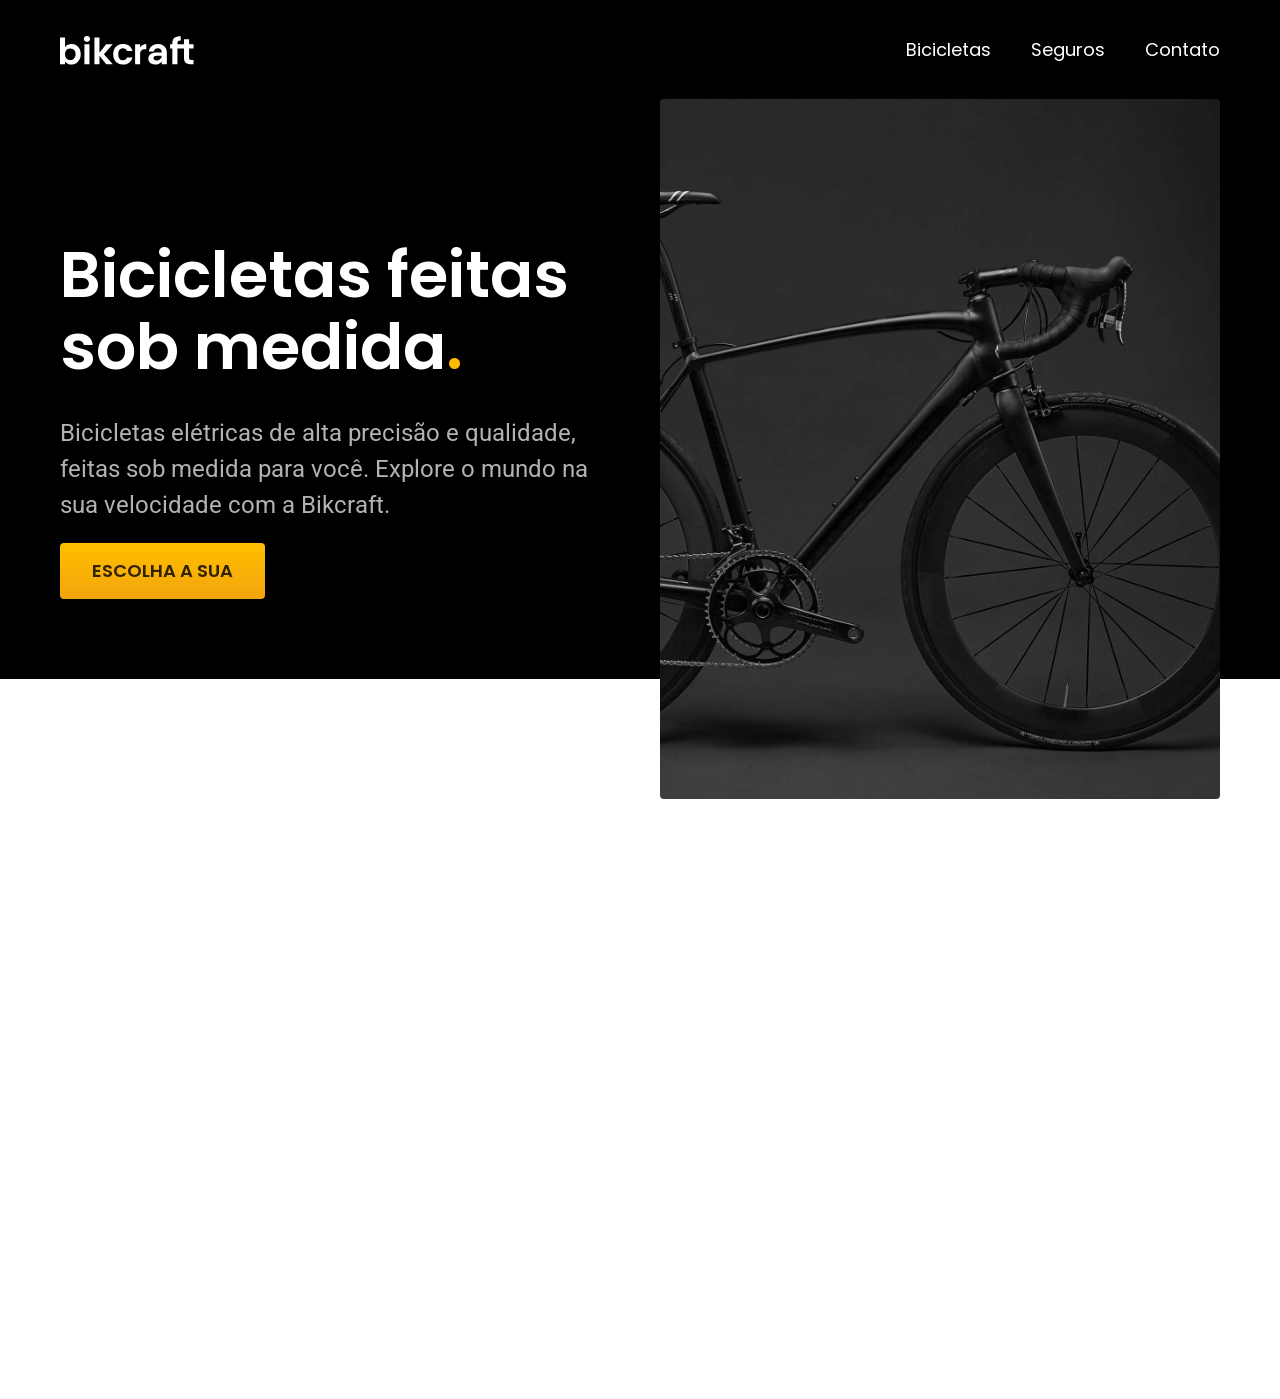
<file: 10-projeto-final/1008-tipografia/bikcraft/index.html>
<!DOCTYPE html>
<html lang="pt-br">

<head>
  <meta charset="UTF-8">
  <meta name="viewport" content="width=device-width, initial-scale=1.0">

  <title>Bikcraft - Bicicletas Elétricas</title>
  <meta name="description" content="Bicicletas elétricas de alta precisão e qualidade,  feitas sob medida para o cliente. Explore o mundo na sua velocidade com a Bikcraft.">

  <link rel="stylesheet" href="./css/style.css">

  <link rel="preconnect" href="https://fonts.googleapis.com">
  <link rel="preconnect" href="https://fonts.gstatic.com" crossorigin>
  <link href="https://fonts.googleapis.com/css2?family=Poppins:wght@400;600&family=Roboto:wght@400;500&display=swap" rel="stylesheet">
</head>

<body>
  <header class="header-bg">
    <div class="header">
      <a href="./">
        <img src="./img/bikcraft.svg" alt="Bikcraft">
      </a>

      <nav aria-label="primaria">
        <ul class="header-menu">
          <li><a href="./bicicletas.html">Bicicletas</a></li>
          <li><a href="./seguros.html">Seguros</a></li>
          <li><a href="./contato.html">Contato</a></li>
        </ul>
      </nav>
    </div>
  </header>

  <main class="introducao-bg">
    <div class="introducao">
      <div class="introducao-conteudo">
        <h1>Bicicletas feitas sob medida<span>.</span></h1>
        <p>Bicicletas elétricas de alta precisão e qualidade, feitas sob medida para você. Explore o mundo na sua velocidade com a Bikcraft.</p>
        <a href="./bicicletas.html">Escolha a sua</a>
      </div>
      <div>
        <img src="./img/fotos/introducao.jpg" alt="Bicicleta elétrica preta.">
      </div>
    </div>
  </main>

</body>

</html>
</file>
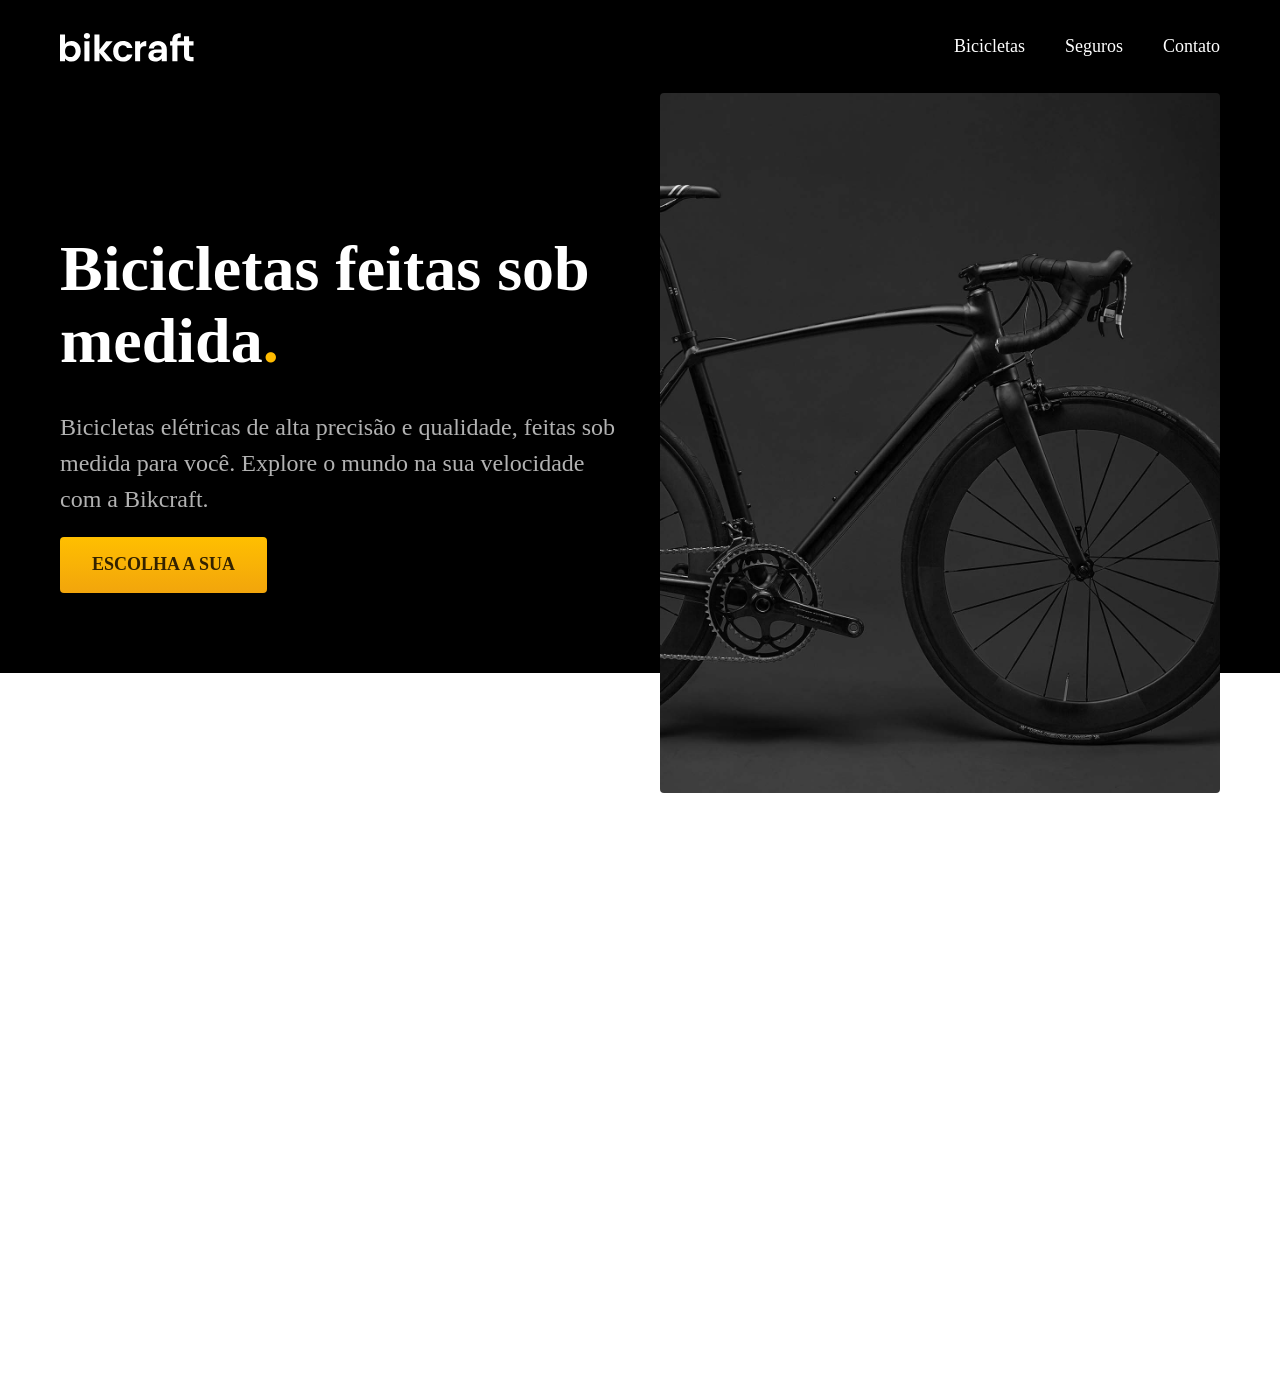
<file: 10-projeto-final/1009-import-css/bikcraft/index.html>
<!DOCTYPE html>
<html lang="pt-br">

<head>
  <meta charset="UTF-8">
  <meta name="viewport" content="width=device-width, initial-scale=1.0">

  <title>Bikcraft - Bicicletas Elétricas</title>
  <meta name="description" content="Bicicletas elétricas de alta precisão e qualidade,  feitas sob medida para o cliente. Explore o mundo na sua velocidade com a Bikcraft.">

  <link rel="stylesheet" href="./css/style.css">
</head>

<body>
  <header class="header-bg">
    <div class="header">
      <a href="./">
        <img src="./img/bikcraft.svg" alt="Bikcraft">
      </a>

      <nav aria-label="primaria">
        <ul class="header-menu">
          <li><a href="./bicicletas.html">Bicicletas</a></li>
          <li><a href="./seguros.html">Seguros</a></li>
          <li><a href="./contato.html">Contato</a></li>
        </ul>
      </nav>
    </div>
  </header>

  <main class="introducao-bg">
    <div class="introducao">
      <div class="introducao-conteudo">
        <h1>Bicicletas feitas sob medida<span>.</span></h1>
        <p>Bicicletas elétricas de alta precisão e qualidade, feitas sob medida para você. Explore o mundo na sua velocidade com a Bikcraft.</p>
        <a class="botao" href="./bicicletas.html">Escolha a sua</a>
      </div>
      <div>
        <img src="./img/fotos/introducao.jpg" alt="Bicicleta elétrica preta.">
      </div>
    </div>
  </main>

</body>

</html>
</file>
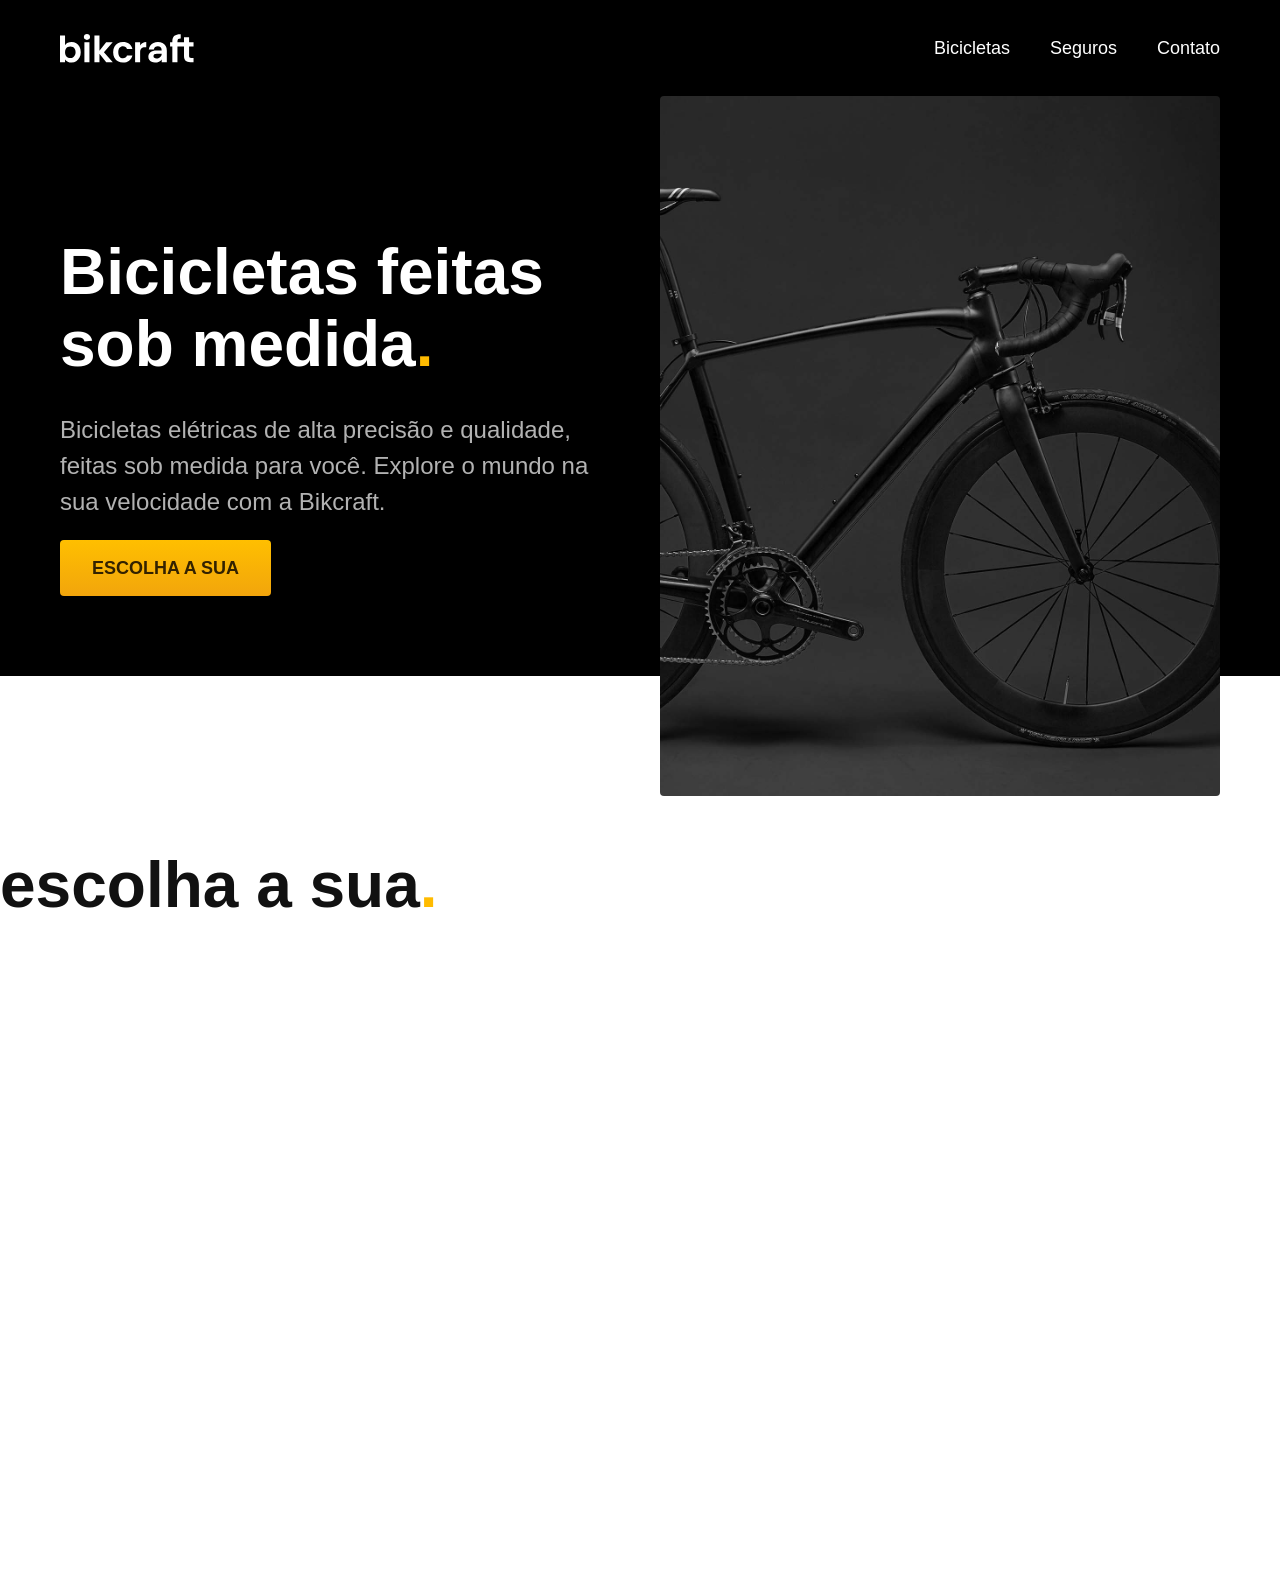
<file: 10-projeto-final/1010-css-utilitario/bikcraft/index.html>
<!DOCTYPE html>
<html lang="pt-br">

<head>
  <meta charset="UTF-8">
  <meta name="viewport" content="width=device-width, initial-scale=1.0">

  <title>Bikcraft - Bicicletas Elétricas</title>
  <meta name="description" content="Bicicletas elétricas de alta precisão e qualidade,  feitas sob medida para o cliente. Explore o mundo na sua velocidade com a Bikcraft.">

  <link rel="stylesheet" href="./css/style.css">
</head>

<body>
  <header class="header-bg">
    <div class="header">
      <a href="./">
        <img src="./img/bikcraft.svg" alt="Bikcraft">
      </a>

      <nav aria-label="primaria">
        <ul class="header-menu font-1-m cor-0">
          <li><a href="./bicicletas.html">Bicicletas</a></li>
          <li><a href="./seguros.html">Seguros</a></li>
          <li><a href="./contato.html">Contato</a></li>
        </ul>
      </nav>
    </div>
  </header>

  <main class="introducao-bg">
    <div class="introducao">
      <div class="introducao-conteudo">
        <h1 class="font-1-xxl cor-0">Bicicletas feitas sob medida<span class="cor-p1">.</span></h1>
        <p class="font-2-l cor-5">Bicicletas elétricas de alta precisão e qualidade, feitas sob medida para você. Explore o mundo na sua velocidade com a Bikcraft.</p>
        <a class="botao" href="./bicicletas.html">Escolha a sua</a>
      </div>
      <div>
        <img src="./img/fotos/introducao.jpg" alt="Bicicleta elétrica preta.">
      </div>
    </div>
  </main>

  <h2 class="font-1-xxl">escolha a sua<span class="cor-p1">.</span></h2>
</body>

</html>
</file>
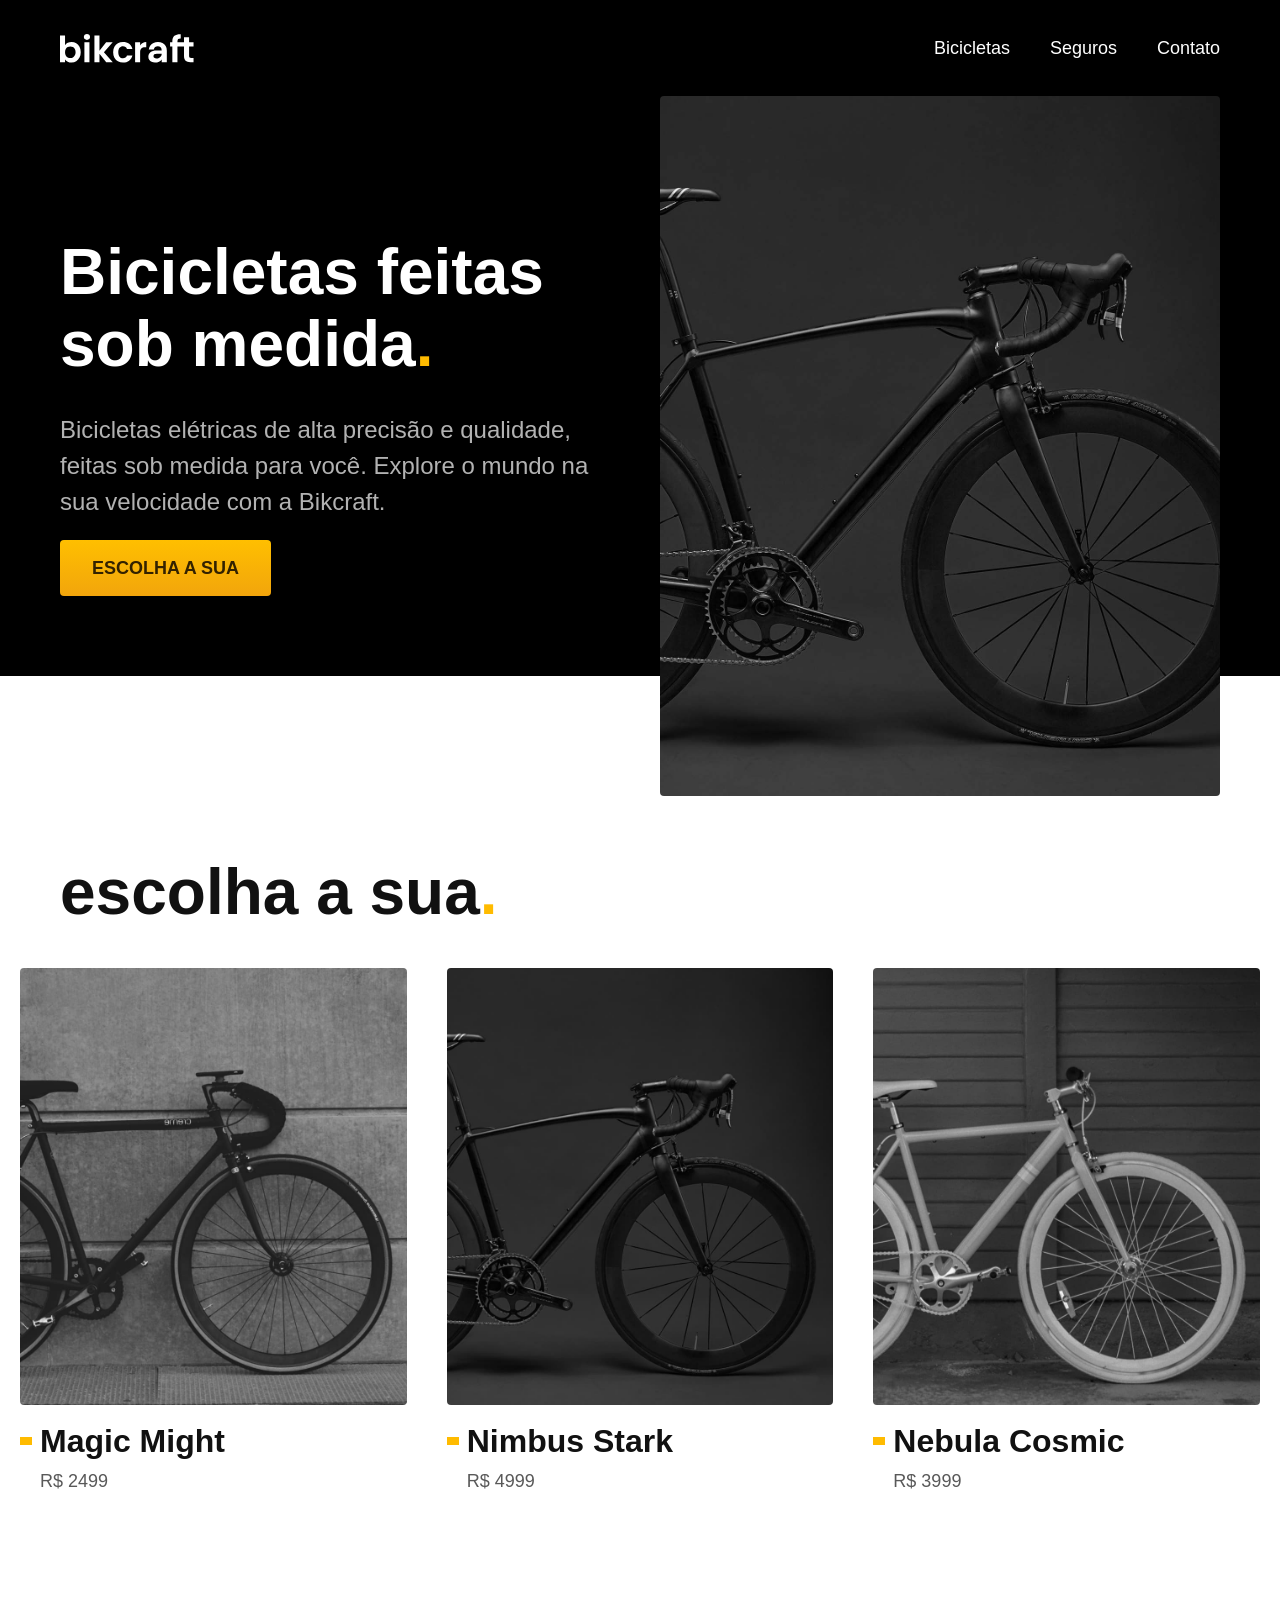
<file: 10-projeto-final/1012-bicicletas-lista/bikcraft/index.html>
<!DOCTYPE html>
<html lang="pt-br">

<head>
  <meta charset="UTF-8">
  <meta name="viewport" content="width=device-width, initial-scale=1.0">

  <title>Bikcraft - Bicicletas Elétricas</title>
  <meta name="description" content="Bicicletas elétricas de alta precisão e qualidade,  feitas sob medida para o cliente. Explore o mundo na sua velocidade com a Bikcraft.">

  <link rel="stylesheet" href="./css/style.css">
</head>

<body>
  <header class="header-bg">
    <div class="header">
      <a href="./">
        <img src="./img/bikcraft.svg" alt="Bikcraft">
      </a>

      <nav aria-label="primaria">
        <ul class="header-menu font-1-m cor-0">
          <li><a href="./bicicletas.html">Bicicletas</a></li>
          <li><a href="./seguros.html">Seguros</a></li>
          <li><a href="./contato.html">Contato</a></li>
        </ul>
      </nav>
    </div>
  </header>

  <main class="introducao-bg">
    <div class="introducao">
      <div class="introducao-conteudo">
        <h1 class="font-1-xxl cor-0">Bicicletas feitas sob medida<span class="cor-p1">.</span></h1>
        <p class="font-2-l cor-5">Bicicletas elétricas de alta precisão e qualidade, feitas sob medida para você. Explore o mundo na sua velocidade com a Bikcraft.</p>
        <a class="botao" href="./bicicletas.html">Escolha a sua</a>
      </div>
      <div>
        <img src="./img/fotos/introducao.jpg" alt="Bicicleta elétrica preta.">
      </div>
    </div>
  </main>

  <article class="bicicletas-lista">
    <h2 class="font-1-xxl">escolha a sua<span class="cor-p1">.</span></h2>

    <ul>
      <li>
        <a href="./bicicletas/magic.html">
          <img src="./img/bicicletas/magic-home.jpg" alt="Bicicleta preta">
          <h3 class="font-1-xl">Magic Might</h3>
          <span class="font-2-m cor-8">R$ 2499</span>
        </a>
      </li>
      <li>
        <a href="./bicicletas/nimbus.html">
          <img src="./img/bicicletas/nimbus-home.jpg" alt="Bicicleta preta">
          <h3 class="font-1-xl">Nimbus Stark</h3>
          <span class="font-2-m cor-8">R$ 4999</span>
        </a>
      </li>
      <li>
        <a href="./bicicletas/nebula.html">
          <img src="./img/bicicletas/nebula-home.jpg" alt="Bicicleta preta">
          <h3 class="font-1-xl">Nebula Cosmic</h3>
          <span class="font-2-m cor-8">R$ 3999</span>
        </a>
      </li>
    </ul>
  </article>
</body>

</html>
</file>
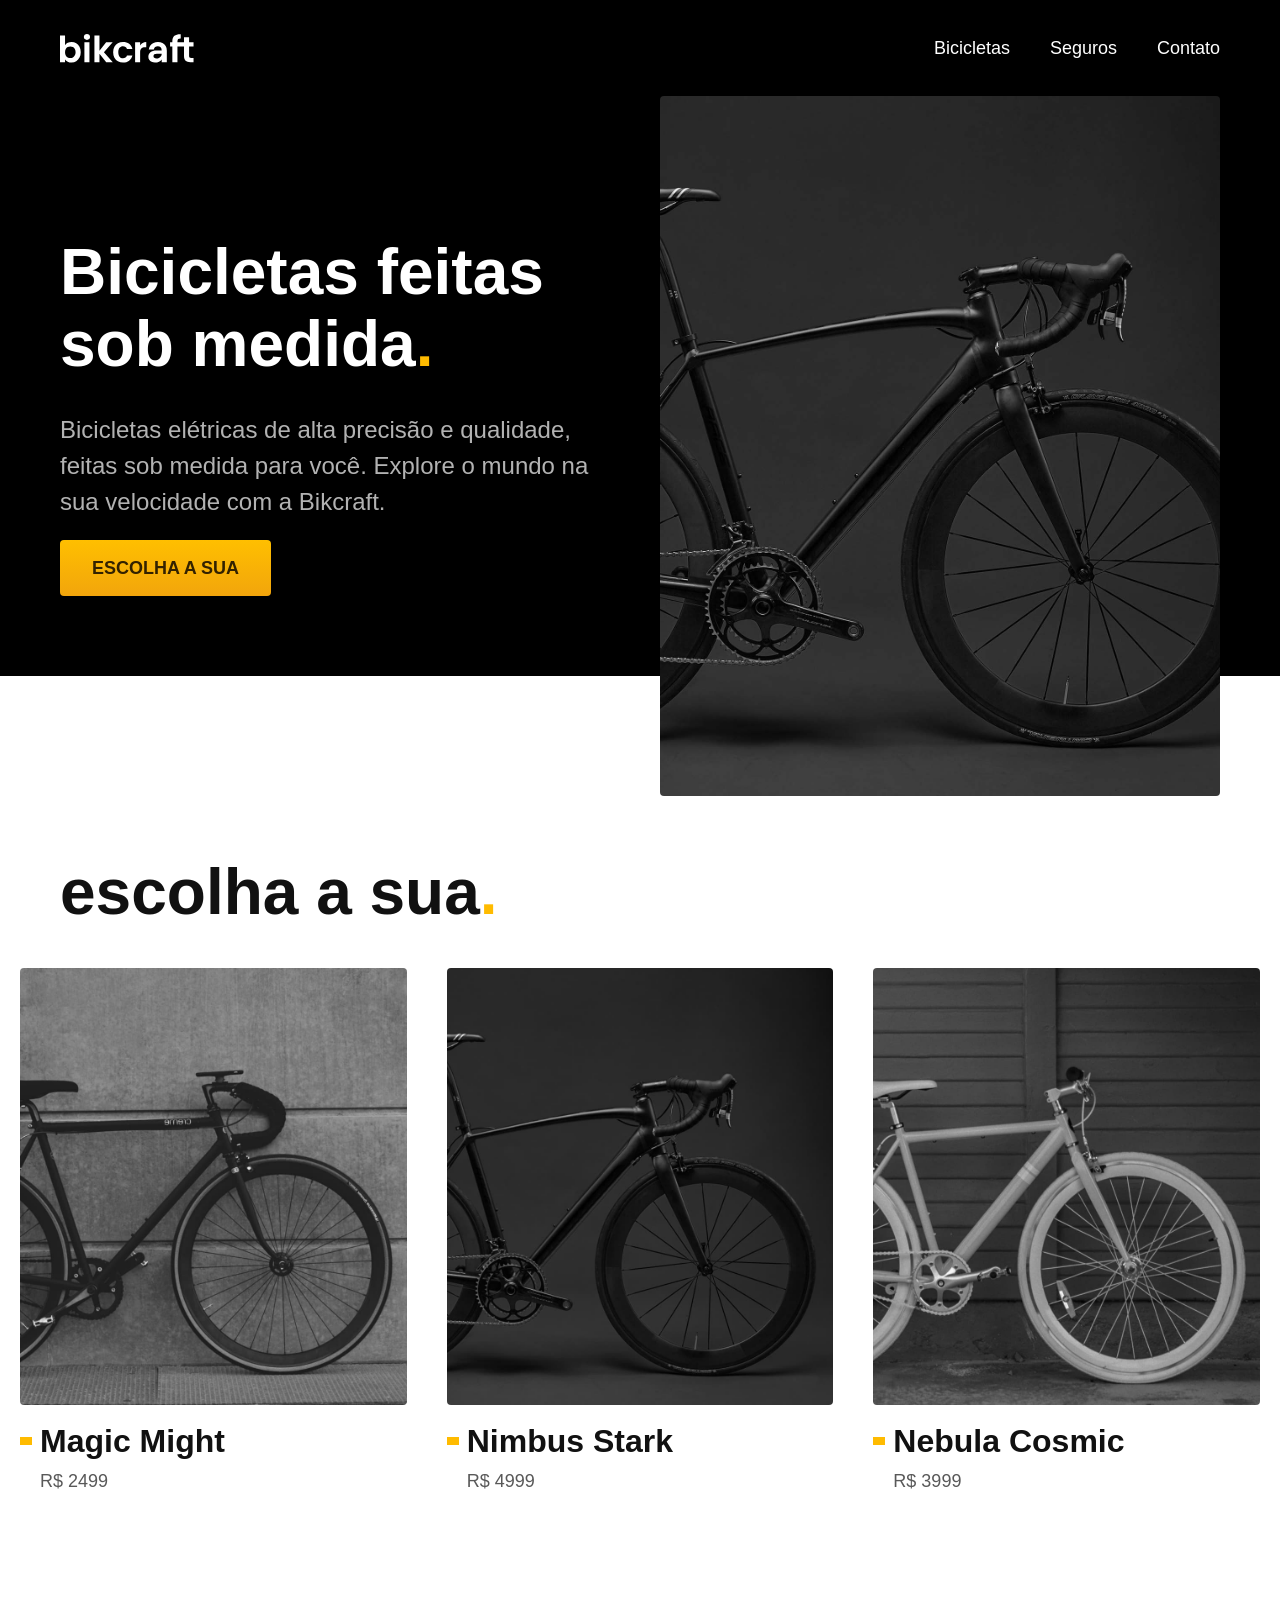
<file: 10-projeto-final/1013-container/bikcraft/index.html>
<!DOCTYPE html>
<html lang="pt-br">

<head>
  <meta charset="UTF-8">
  <meta name="viewport" content="width=device-width, initial-scale=1.0">

  <title>Bikcraft - Bicicletas Elétricas</title>
  <meta name="description" content="Bicicletas elétricas de alta precisão e qualidade,  feitas sob medida para o cliente. Explore o mundo na sua velocidade com a Bikcraft.">

  <link rel="stylesheet" href="./css/style.css">
</head>

<body>
  <header class="header-bg">
    <div class="header container">
      <a href="./">
        <img src="./img/bikcraft.svg" alt="Bikcraft">
      </a>

      <nav aria-label="primaria">
        <ul class="header-menu font-1-m cor-0">
          <li><a href="./bicicletas.html">Bicicletas</a></li>
          <li><a href="./seguros.html">Seguros</a></li>
          <li><a href="./contato.html">Contato</a></li>
        </ul>
      </nav>
    </div>
  </header>

  <main class="introducao-bg">
    <div class="introducao container">
      <div class="introducao-conteudo">
        <h1 class="font-1-xxl cor-0">Bicicletas feitas sob medida<span class="cor-p1">.</span></h1>
        <p class="font-2-l cor-5">Bicicletas elétricas de alta precisão e qualidade, feitas sob medida para você. Explore o mundo na sua velocidade com a Bikcraft.</p>
        <a class="botao" href="./bicicletas.html">Escolha a sua</a>
      </div>
      <div>
        <img src="./img/fotos/introducao.jpg" alt="Bicicleta elétrica preta.">
      </div>
    </div>
  </main>

  <article class="bicicletas-lista">
    <h2 class="container font-1-xxl">escolha a sua<span class="cor-p1">.</span></h2>

    <ul>
      <li>
        <a href="./bicicletas/magic.html">
          <img src="./img/bicicletas/magic-home.jpg" alt="Bicicleta preta">
          <h3 class="font-1-xl">Magic Might</h3>
          <span class="font-2-m cor-8">R$ 2499</span>
        </a>
      </li>
      <li>
        <a href="./bicicletas/nimbus.html">
          <img src="./img/bicicletas/nimbus-home.jpg" alt="Bicicleta preta">
          <h3 class="font-1-xl">Nimbus Stark</h3>
          <span class="font-2-m cor-8">R$ 4999</span>
        </a>
      </li>
      <li>
        <a href="./bicicletas/nebula.html">
          <img src="./img/bicicletas/nebula-home.jpg" alt="Bicicleta preta">
          <h3 class="font-1-xl">Nebula Cosmic</h3>
          <span class="font-2-m cor-8">R$ 3999</span>
        </a>
      </li>
    </ul>
  </article>
</body>

</html>
</file>
<file: css/style.css>
@import "./global/header.css";
@import "./global/global.css";
@import "home/introducao.css";
@import "utilidades/componentes.css";
</file>
<file: 10-projeto-final/1014-tecnologia/css/style.css>
@import "./global/global.css";
@import "./utilidades/tipografia.css";
@import "./utilidades/cores.css";

@import "./global/header.css";

/* Utilidades */
@import "./utilidades/componentes.css";

/* Home */
@import "./home/introducao.css";
@import "./home/tecnologia.css";

/* Bicicletas */
@import "./bicicletas/bicicletas-lista.css";
</file>
<file: 10-projeto-final/1015-parceiros/css/style.css>
@import "./global/global.css";
@import "./utilidades/tipografia.css";
@import "./utilidades/cores.css";

@import "./global/header.css";

/* Utilidades */
@import "./utilidades/componentes.css";

/* Home */
@import "./home/introducao.css";
@import "./home/tecnologia.css";
@import "./home/parceiros.css";

/* Bicicletas */
@import "./bicicletas/bicicletas-lista.css";
</file>
<file: 10-projeto-final/1001-analise-projeto/bikcraft-final/css/style.css>
@import "./global/global.css";

/* Utilidades */
@import "./utilidades/tipografia.css";
@import "./utilidades/cores.css";
@import "./utilidades/componentes.css";
@import "./utilidades/formulario.css";
/* @import "./utilidades/simple-anime.css"; */

/* Header e Footer */
@import "./global/header.css";
@import "./global/footer.css";

/* Home */
@import "./home/introducao.css";
@import "./home/tecnologia.css";
@import "./home/parceiros.css";
@import "./home/depoimento.css";

/* Seguros */
@import "./seguros/seguros.css";
@import "./seguros/vantagens.css";
@import "./seguros/perguntas.css";

/* Biciletas */
@import "./bicicletas/bicicletas.css";
@import "./bicicletas/bicicletas-lista.css";

/* Bicileta */
@import "./bicicleta/bicicleta.css";
@import "./bicicleta/seguro.css";

/* Contato */
@import "./contato/contato.css";
@import "./contato/lojas.css";

/* Orçamento */
@import "./orcamento/orcamento.css";

/* Termos */
@import "./termos/termos.css";
</file>
<file: 10-projeto-final/1005-introducao/bikcraft/css/style.css>
body {
  margin: 0px;
  font-family: Arial, Helvetica, sans-serif;
}

h1,
ul,
p {
  margin: 0px;
}

ul {
  padding: 0px;
  list-style: none;
}

a {
  text-decoration: none;
  color: inherit;
}

img {
  max-width: 100%;
  display: block;
}

.header-bg {
  background-color: #000000;
}

.header {
  display: flex;
  flex-wrap: wrap;
  gap: 20px;
  justify-content: space-between;
  align-items: center;
  box-sizing: border-box;
  padding: 20px;
  max-width: 1200px;
  margin-left: auto;
  margin-right: auto;
}

.header-menu {
  display: flex;
  flex-wrap: wrap;
  gap: 40px;
}

.header-menu a {
  color: #ffffff;
  display: inline-block;
  padding: 16px 0px;
  font-size: 18px;
  position: relative;
}

.header-menu a:after {
  content: "";
  display: block;
  height: 2px;
  width: 0px;
  background: #ffffff;
  margin-top: 4px;
  transition: 0.3s;
  position: absolute;
}

.header-menu a:hover:after {
  width: 100%;
}

@media (max-width: 800px) {
  .header-menu {
    gap: 20px;
  }
  .header-menu a {
    background: #111111;
    padding: 12px 16px;
    border-radius: 4px;
  }
  .header-menu a:hover {
    background-color: #2e2e2e;
  }
  .header a:after {
    display: none;
  }
}

@media (max-width: 600px) {
  .header-menu {
    gap: 12px;
  }
  .header-menu a {
    padding: 8px 12px;
    font-size: 14px;
  }
}

.introducao-bg {
  background: #000000;
  color: #ffffff;
}

.introducao {
  display: grid;
  grid-template-columns: 1fr 1fr;
  gap: 0px 40px;
  box-sizing: border-box;
  max-width: 1200px;
  padding-left: 20px;
  padding-right: 20px;
  margin-left: auto;
  margin-right: auto;
}

.introducao-conteudo {
  align-self: end;
  padding-bottom: 80px;
}

.introducao h1 {
  margin-bottom: 32px;
  font-size: 64px;
  line-height: 1.125;
}

.introducao h1 span {
  color: #ffbb00;
}

.introducao p {
  margin-bottom: 20px;
  font-size: 24px;
  line-height: 1.5;
  color: #b2b2b2;
}

.introducao a {
  display: inline-block;
  padding: 16px 32px;
  background: linear-gradient(#ffbf00, #f2a50c);
  border-radius: 4px;
  box-shadow: 0 1px 2px rgba(0, 0, 0, 0.1);
  text-transform: uppercase;
  color: #332200;
  font-size: 18px;
  line-height: 1.33;
  font-weight: bold;
}

.introducao a:hover {
  background: linear-gradient(#ffb60d, #e59317);
}
</file>
<file: 10-projeto-final/1006-box-shadow/bikcraft/css/style.css>
body {
  margin: 0px;
  font-family: Arial, Helvetica, sans-serif;
  padding-bottom: 600px;
}

h1,
ul,
p {
  margin: 0px;
}

ul {
  padding: 0px;
  list-style: none;
}

a {
  text-decoration: none;
  color: inherit;
}

img {
  max-width: 100%;
  display: block;
}

.header-bg {
  background-color: #000000;
}

.header {
  display: flex;
  flex-wrap: wrap;
  gap: 20px;
  justify-content: space-between;
  align-items: center;
  box-sizing: border-box;
  padding: 20px;
  max-width: 1200px;
  margin-left: auto;
  margin-right: auto;
}

.header-menu {
  display: flex;
  flex-wrap: wrap;
  gap: 40px;
}

.header-menu a {
  color: #ffffff;
  display: inline-block;
  padding: 16px 0px;
  font-size: 18px;
  position: relative;
}

.header-menu a:after {
  content: "";
  display: block;
  height: 2px;
  width: 0px;
  background: #ffffff;
  margin-top: 4px;
  transition: 0.3s;
  position: absolute;
}

.header-menu a:hover:after {
  width: 100%;
}

@media (max-width: 800px) {
  .header-menu {
    gap: 20px;
  }
  .header-menu a {
    background: #111111;
    padding: 12px 16px;
    border-radius: 4px;
  }
  .header-menu a:hover {
    background-color: #2e2e2e;
  }
  .header a:after {
    display: none;
  }
}

@media (max-width: 600px) {
  .header-menu {
    gap: 12px;
  }
  .header-menu a {
    padding: 8px 12px;
    font-size: 14px;
  }
}

.introducao-bg {
  background: #000000;
  color: #ffffff;
  box-shadow: inset 0 -120px #ffffff;
}

.introducao {
  display: grid;
  grid-template-columns: 1fr 1fr;
  gap: 0px 40px;
  box-sizing: border-box;
  max-width: 1200px;
  padding-left: 20px;
  padding-right: 20px;
  margin-left: auto;
  margin-right: auto;
}

.introducao-conteudo {
  align-self: end;
  padding-bottom: 200px;
}

.introducao img {
  height: 100%;
  object-fit: cover;
  border-radius: 4px;
}

.introducao h1 {
  margin-bottom: 32px;
  font-size: 64px;
  line-height: 1.125;
}

.introducao h1 span {
  color: #ffbb00;
}

.introducao p {
  margin-bottom: 20px;
  font-size: 24px;
  line-height: 1.5;
  color: #b2b2b2;
}

.introducao a {
  display: inline-block;
  padding: 16px 32px;
  background: linear-gradient(#ffbf00, #f2a50c);
  border-radius: 4px;
  box-shadow: 0 1px 2px rgba(0, 0, 0, 0.1);
  text-transform: uppercase;
  color: #332200;
  font-size: 18px;
  line-height: 1.33;
  font-weight: bold;
}

.introducao a:hover {
  background: linear-gradient(#ffb60d, #e59317);
}
</file>
<file: 10-projeto-final/1008-tipografia/bikcraft/css/style.css>
body {
  margin: 0px;
  font-family: Arial, Helvetica, sans-serif;
  padding-bottom: 600px;
}

h1,
ul,
p {
  margin: 0px;
}

ul {
  padding: 0px;
  list-style: none;
}

a {
  text-decoration: none;
  color: inherit;
}

img {
  max-width: 100%;
  display: block;
}

.header-bg {
  background-color: #000000;
}

.header {
  display: flex;
  flex-wrap: wrap;
  gap: 20px;
  justify-content: space-between;
  align-items: center;
  box-sizing: border-box;
  padding: 20px;
  max-width: 1200px;
  margin-left: auto;
  margin-right: auto;
}

.header-menu {
  display: flex;
  flex-wrap: wrap;
  gap: 40px;
}

.header-menu a {
  color: #ffffff;
  display: inline-block;
  padding: 16px 0px;
  font-size: 18px;
  position: relative;
  font-family: "Poppins";
  font-weight: 400;
}

.header-menu a:after {
  content: "";
  display: block;
  height: 2px;
  width: 0px;
  background: #ffffff;
  margin-top: 4px;
  transition: 0.3s;
  position: absolute;
}

.header-menu a:hover:after {
  width: 100%;
}

@media (max-width: 800px) {
  .header-menu {
    gap: 20px;
  }
  .header-menu a {
    background: #111111;
    padding: 12px 16px;
    border-radius: 4px;
  }
  .header-menu a:hover {
    background-color: #2e2e2e;
  }
  .header a:after {
    display: none;
  }
}

@media (max-width: 600px) {
  .header-menu {
    gap: 12px;
  }
  .header-menu a {
    padding: 8px 12px;
    font-size: 14px;
  }
}

.introducao-bg {
  background: #000000;
  color: #ffffff;
  box-shadow: inset 0 -120px #ffffff;
}

.introducao {
  display: grid;
  grid-template-columns: 1fr 1fr;
  gap: 0px 40px;
  box-sizing: border-box;
  max-width: 1200px;
  padding-left: 20px;
  padding-right: 20px;
  margin-left: auto;
  margin-right: auto;
}

.introducao-conteudo {
  align-self: end;
  padding-bottom: 200px;
}

.introducao img {
  height: 100%;
  object-fit: cover;
  border-radius: 4px;
}

.introducao h1 {
  margin-bottom: 32px;
  font-size: 64px;
  line-height: 1.125;
  font-family: "Poppins";
  font-weight: 600;
}

.introducao h1 span {
  color: #ffbb00;
}

.introducao p {
  margin-bottom: 20px;
  font-size: 24px;
  line-height: 1.5;
  color: #b2b2b2;
  font-family: "Roboto";
  font-weight: 400;
}

.introducao a {
  display: inline-block;
  padding: 16px 32px;
  background: linear-gradient(#ffbf00, #f2a50c);
  border-radius: 4px;
  box-shadow: 0 1px 2px rgba(0, 0, 0, 0.1);
  text-transform: uppercase;
  color: #332200;
  font-size: 18px;
  line-height: 1.33;
  font-family: "Poppins";
  font-weight: 600;
}

.introducao a:hover {
  background: linear-gradient(#ffb60d, #e59317);
}

@media (max-width: 600px) {
  .introducao a {
    padding: 12px 16px;
    font-size: 16px;
  }
}

@media (max-width: 1200px) {
  .introducao h1 {
    font-size: 48px;
  }
  .introducao p {
    font-size: 18px;
  }
}

@media (max-width: 800px) {
  .introducao-bg {
    background: #111111;
    padding-top: 40px;
    box-shadow: inset 0 -60px #ffffff;
  }
  .introducao {
    grid-template-columns: 1fr;
    gap: 32px;
  }
  .introducao-conteudo {
    padding-bottom: 0px;
  }
  .introducao h1 {
    font-size: 32px;
    margin-bottom: 16px;
  }
  .introducao img {
    height: 300px;
    width: 100%;
  }
}
</file>
<file: 10-projeto-final/1009-import-css/bikcraft/css/style.css>
@import "./global/global.css";
@import "./global/header.css";

/* Utilidades */
@import "./utilidades/componentes.css";

/* Home */
@import "./home/introducao.css";
</file>
<file: 10-projeto-final/1010-css-utilitario/bikcraft/css/style.css>
@import "./global/global.css";
@import "./utilidades/tipografia.css";
@import "./utilidades/cores.css";

@import "./global/header.css";

/* Utilidades */
@import "./utilidades/componentes.css";

/* Home */
@import "./home/introducao.css";
</file>
<file: 10-projeto-final/1012-bicicletas-lista/bikcraft/css/style.css>
@import "./global/global.css";
@import "./utilidades/tipografia.css";
@import "./utilidades/cores.css";

@import "./global/header.css";

/* Utilidades */
@import "./utilidades/componentes.css";

/* Home */
@import "./home/introducao.css";

/* Bicicletas */
@import "./bicicletas/bicicletas-lista.css";
</file>
<file: 10-projeto-final/1013-container/bikcraft/css/style.css>
@import "./global/global.css";
@import "./utilidades/tipografia.css";
@import "./utilidades/cores.css";

@import "./global/header.css";

/* Utilidades */
@import "./utilidades/componentes.css";

/* Home */
@import "./home/introducao.css";

/* Bicicletas */
@import "./bicicletas/bicicletas-lista.css";
</file>
